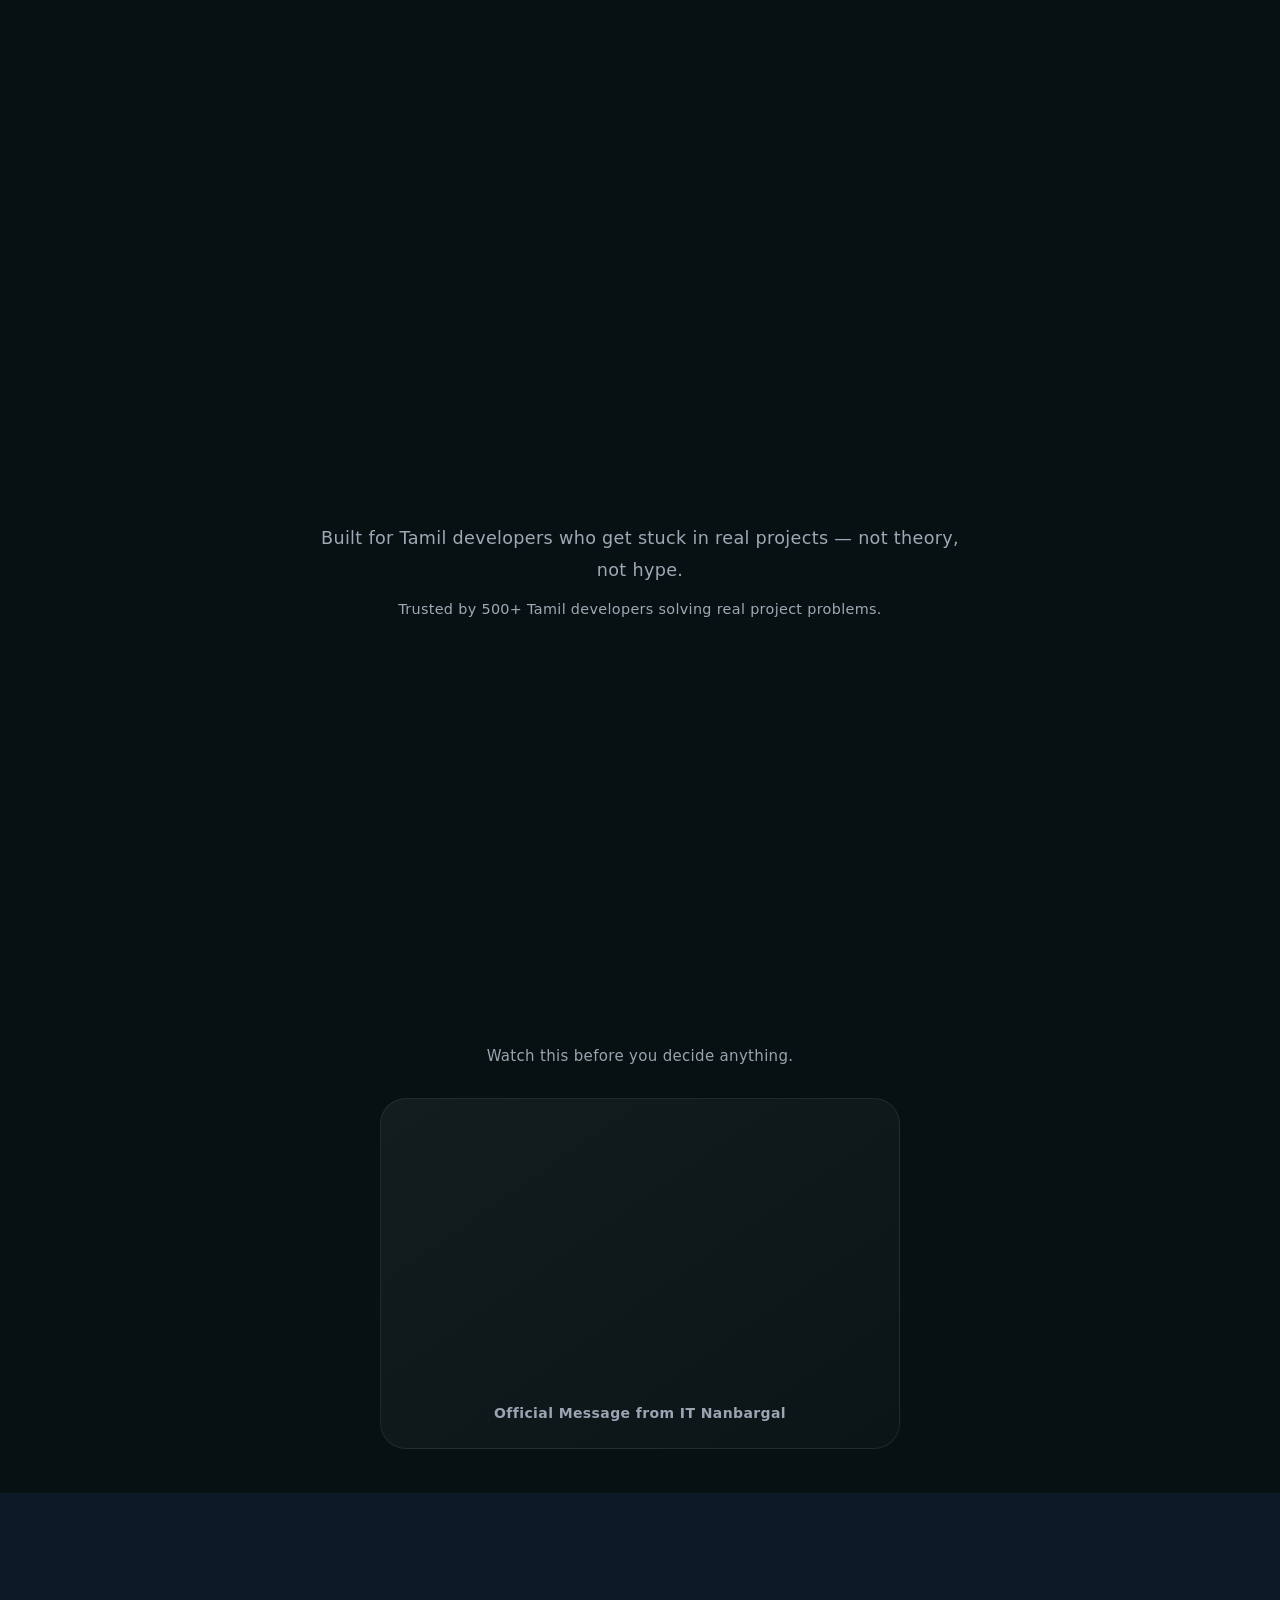
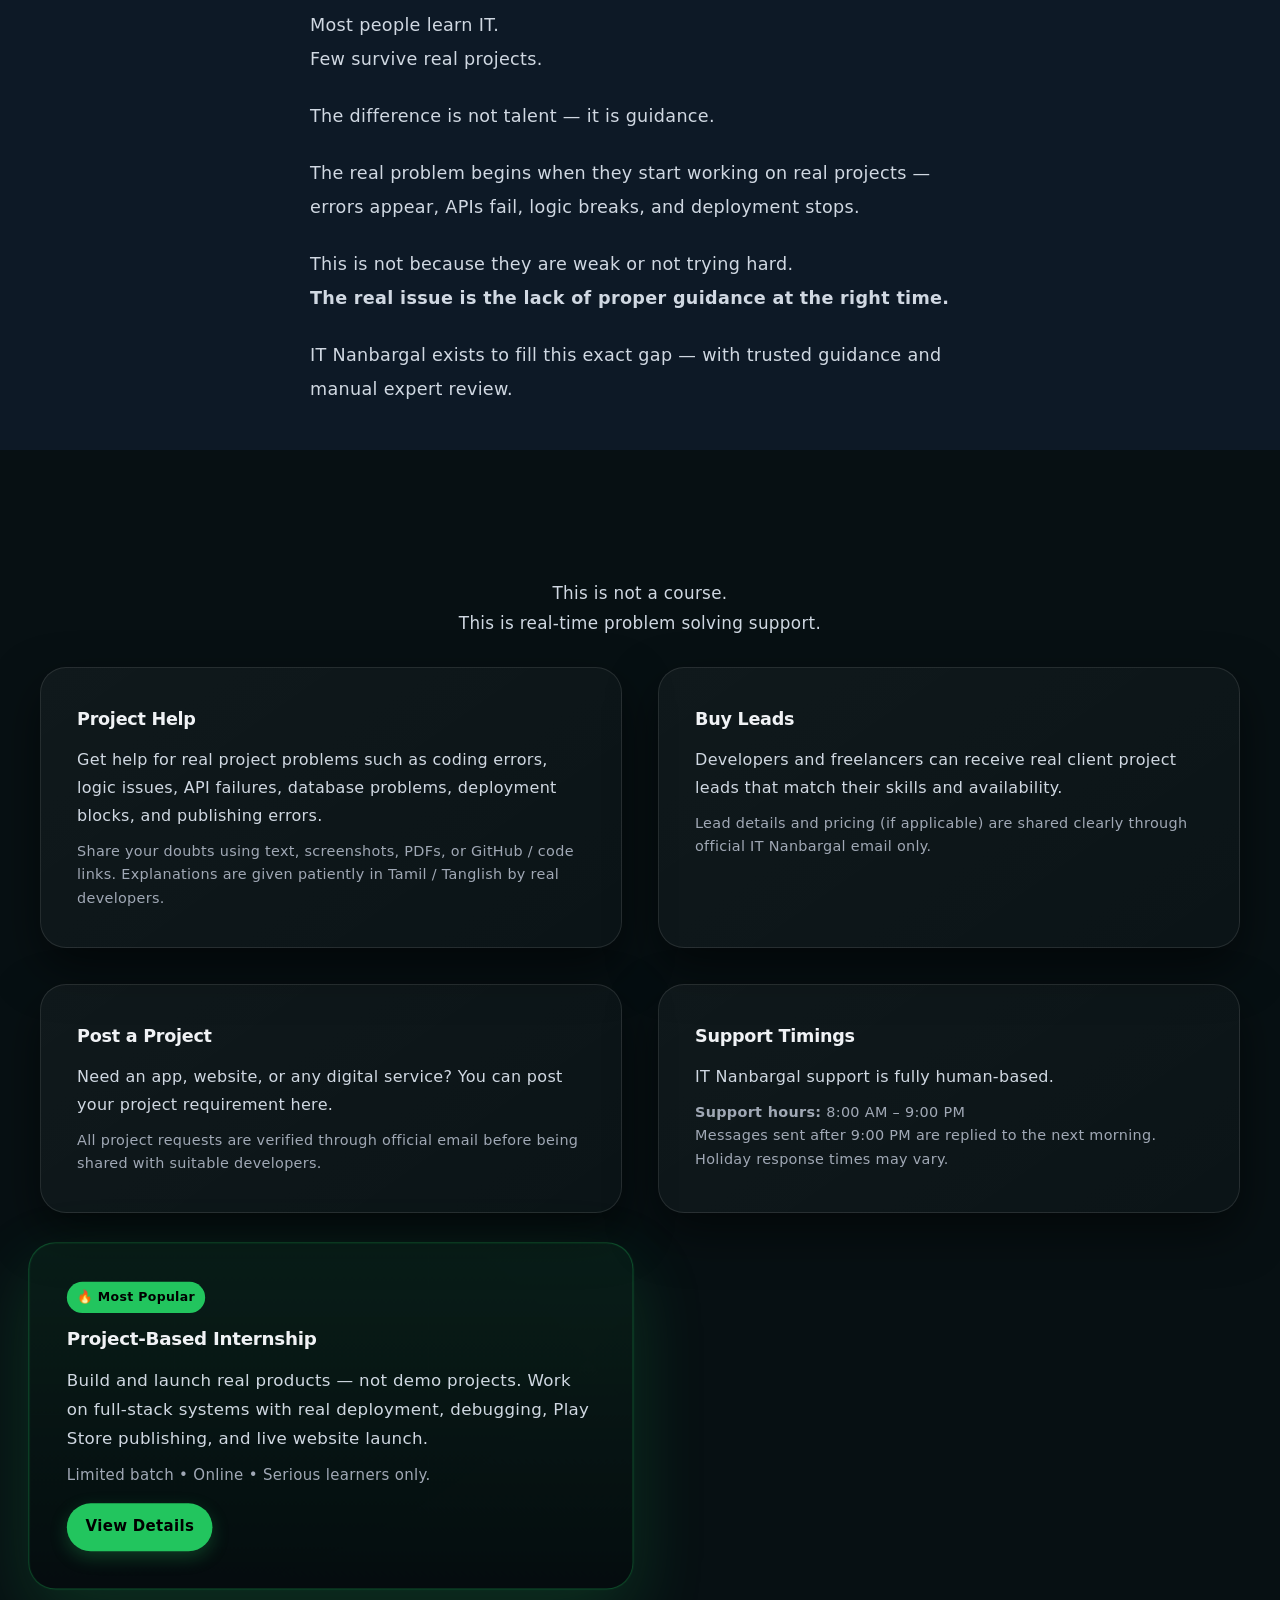
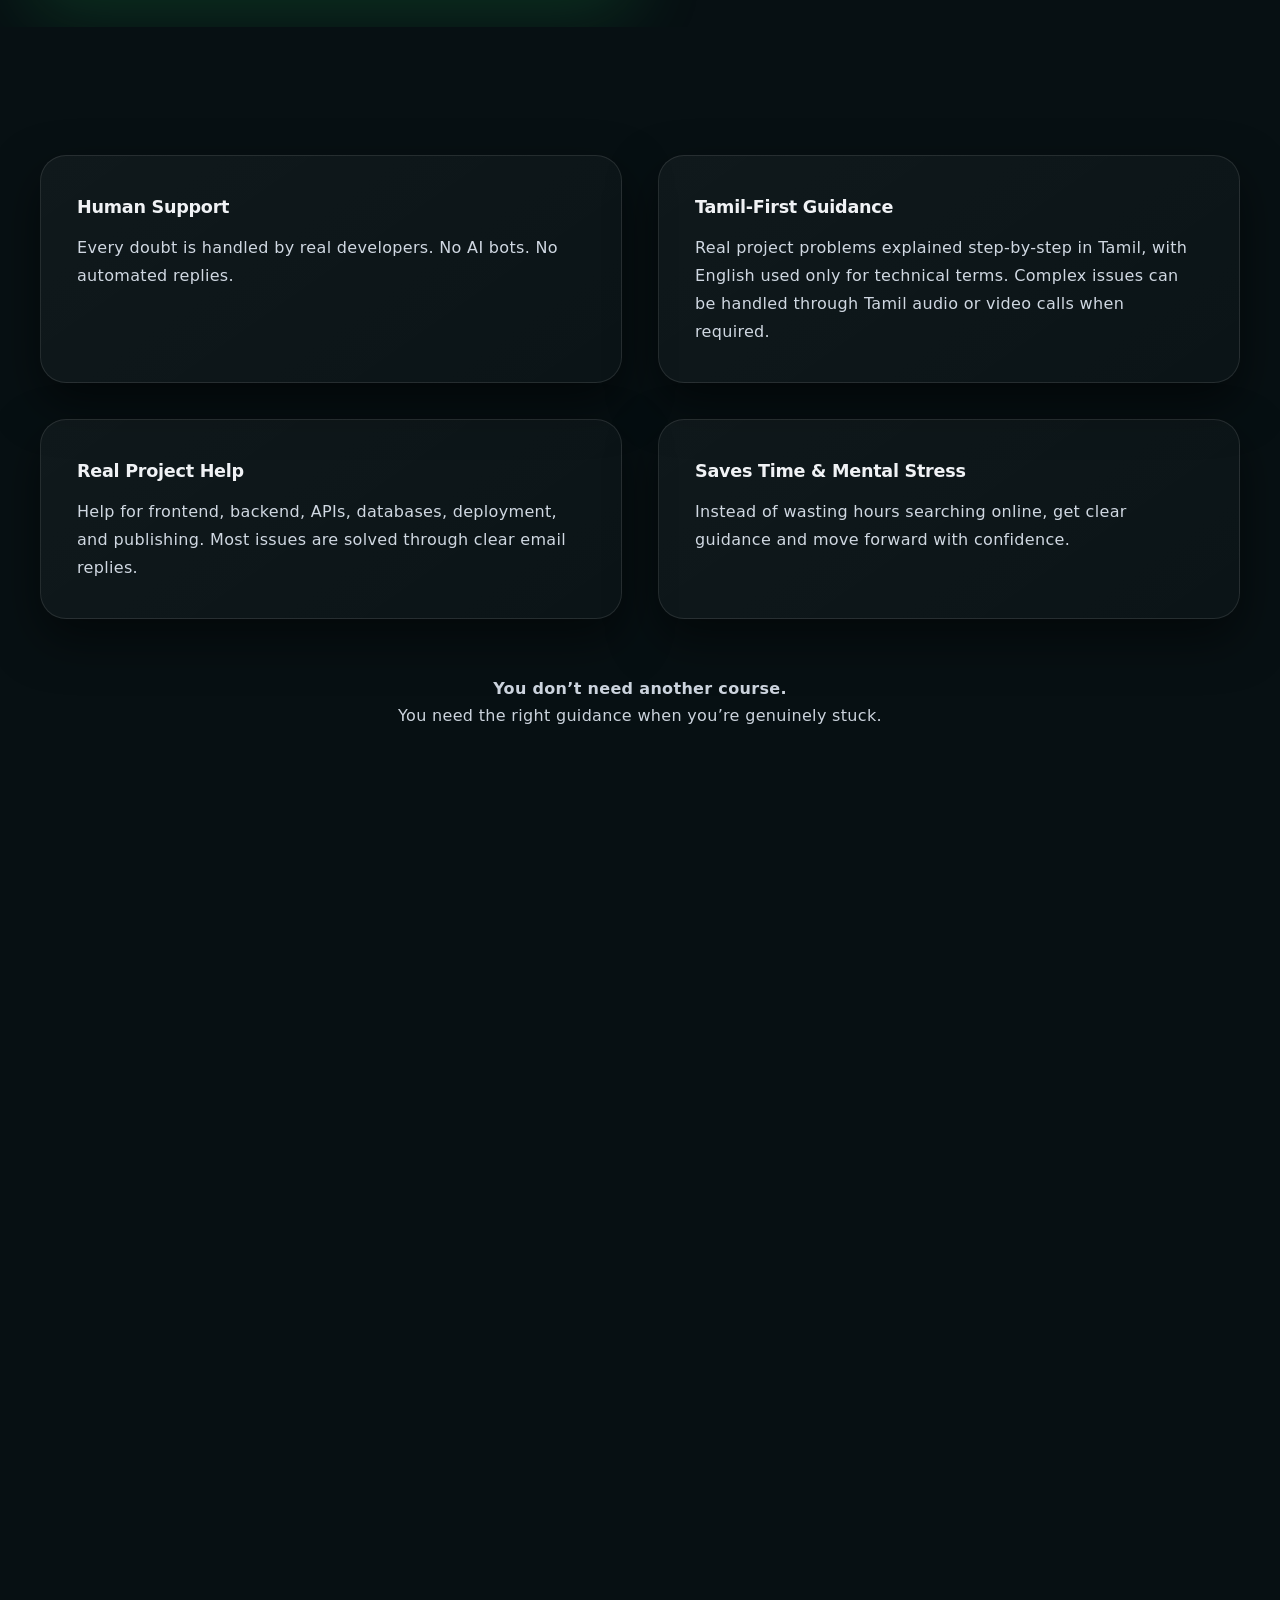
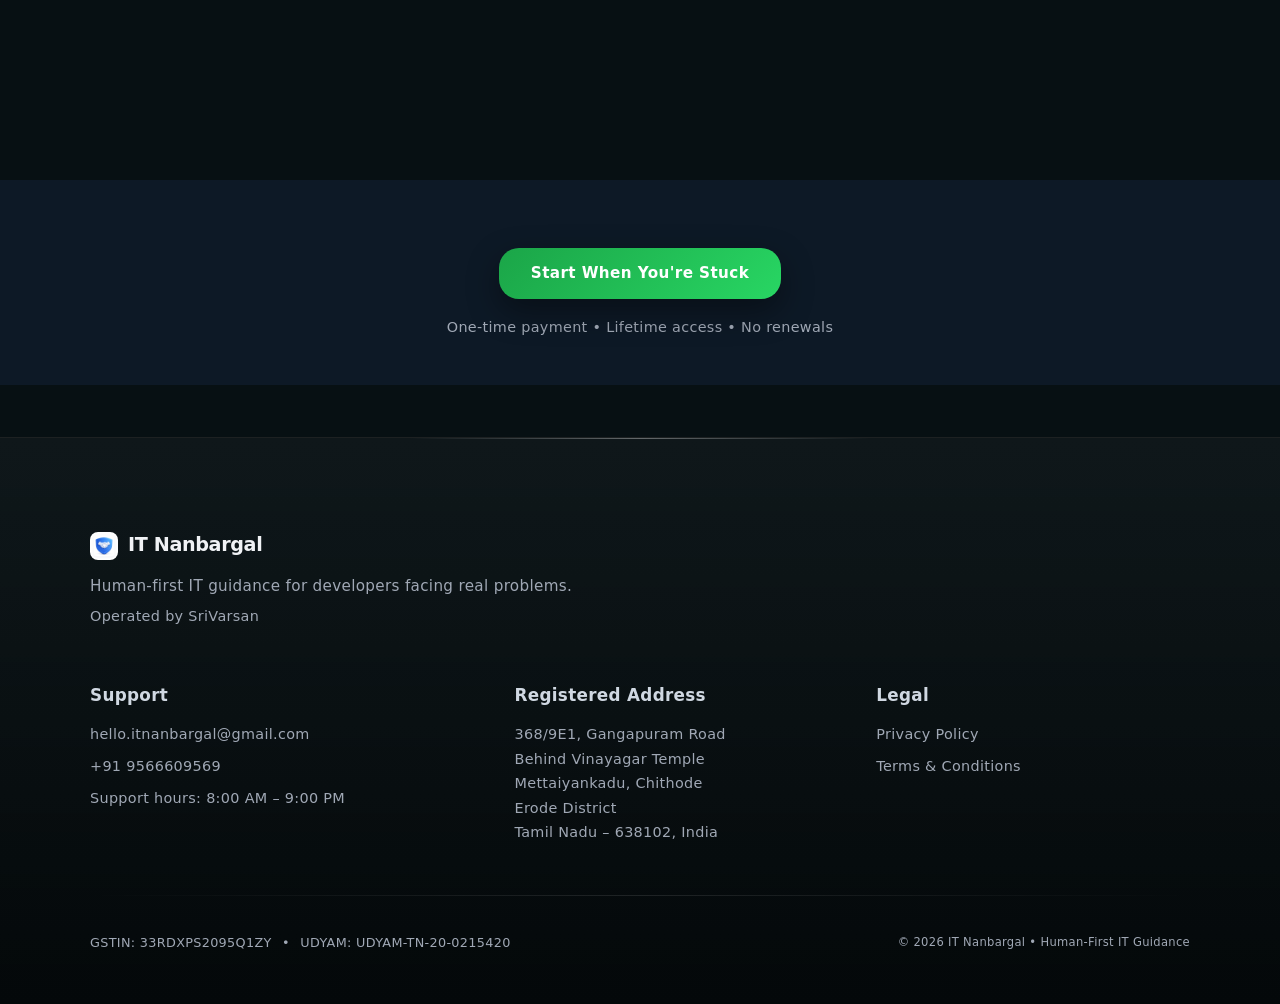
<file: index.html>
<!doctype html>
<html lang="en">
  <head>
    <meta charset="UTF-8" />
    <meta name="viewport" content="width=device-width, initial-scale=1.0" />

    <title>IT Nanbargal — Real IT Guidance in Tamil</title>

    <!-- SEO -->
    <meta
      name="description"
      content="IT Nanbargal provides real project IT guidance in Tamil. Manually reviewed developer support for coding, APIs, databases, deployment and publishing issues. ₹99 lifetime access."
    />

    <meta name="theme-color" content="#0B1015" />
    <meta name="author" content="SriVarsan" />
    <link rel="canonical" href="https://itnanbargal.com" />

    <!-- Styles -->
    <link rel="stylesheet" href="css/base.css" />
    <link rel="stylesheet" href="css/layout.css" />
    <link rel="stylesheet" href="css/components.css" />
    <link rel="stylesheet" href="css/animations.css" />
    <link rel="stylesheet" href="css/responsive.css" />
  </head>

  <body>
    <!-- SCROLL PROGRESS -->
    <div id="scroll-progress" aria-hidden="true"></div>

    <!-- ================= HERO ================= -->

    <section class="section hero" data-section="hero">
      <div class="container hero-inner">
        <h1 class="reveal-text">
          Real IT Guidance.<br />
          <span>Manually Reviewed by Experts.</span>
        </h1>

        <p class="hero-sub">
          Built for Tamil developers who get stuck in real projects — not
          theory, not hype.
        </p>

        <p class="muted" style="margin-top: 10px">
          Trusted by 500+ Tamil developers solving real project problems.
        </p>
      </div>
    </section>

    <div class="scroll-hint" id="scrollHint" aria-hidden="true">
      <span class="scroll-text">Swipe down</span>
      <span class="scroll-line"></span>
    </div>

    <section class="section ai-message">
      <div class="test-container">
        <!-- TITLE -->
        <h2 class="reveal-text ai-title">
          AI is powerful.<br />
          But real skills still decide who gets hired.
        </h2>
        <p class="ai-sub" style="margin-bottom: 28px">
          Watch this before you decide anything.
        </p>

        <!-- CARD -->
        <div class="test-grid">
          <div class="test-card ai-card">
            <div class="test-video">
              <iframe
                src="https://www.youtube-nocookie.com/embed/H3nvqPxkPgI"
                title="Official IT Nanbargal Message"
                allow="
                  accelerometer;
                  autoplay;
                  clipboard-write;
                  encrypted-media;
                  gyroscope;
                  picture-in-picture;
                "
                allowfullscreen
              >
              </iframe>
            </div>

            <p class="test-name ai-proof">Official Message from IT Nanbargal</p>
          </div>
        </div>
      </div>
    </section>
    <!-- ================= WHY ================= -->

    <section class="section why" data-section="why">
      <div class="container lock-zone">
        <h2 class="reveal-text">Why IT Nanbargal Exists</h2>

        <p class="why-text">
          Most people learn IT.<br />
          Few survive real projects.
        </p>
        <p class="why-text">The difference is not talent — it is guidance.</p>
        <p class="why-text">
          The real problem begins when they start working on real projects —
          errors appear, APIs fail, logic breaks, and deployment stops.
        </p>

        <p class="why-text">
          This is not because they are weak or not trying hard.<br />
          <strong
            >The real issue is the lack of proper guidance at the right
            time.</strong
          >
        </p>

        <p class="why-text highlight">
          IT Nanbargal exists to fill this exact gap — with trusted guidance and
          manual expert review.
        </p>
      </div>
    </section>

    <!-- ================= CAPABILITIES ================= -->

    <section class="section capabilities" data-section="capabilities">
      <div class="container">
        <h2 class="section-title reveal-text">
          Real problems IT Nanbargal helps you solve
        </h2>
        <p class="center" style="margin-bottom: 28px">
          This is not a course.<br />
          This is real-time problem solving support.
        </p>

        <div class="card-grid">
          <!-- Project Help -->
          <article class="card depth-card magnetic">
            <div class="layer-back"></div>

            <div class="layer-mid">
              <h3>Project Help</h3>

              <p>
                Get help for real project problems such as coding errors, logic
                issues, API failures, database problems, deployment blocks, and
                publishing errors.
              </p>

              <p class="muted">
                Share your doubts using text, screenshots, PDFs, or GitHub /
                code links. Explanations are given patiently in Tamil / Tanglish
                by real developers.
              </p>
            </div>

            <div class="layer-front"></div>
          </article>

          <!-- Buy Leads -->
          <article class="card depth-card magnetic">
            <div class="layer-back"></div>

            <div class="layer-mid">
              <h3>Buy Leads</h3>

              <p>
                Developers and freelancers can receive real client project leads
                that match their skills and availability.
              </p>

              <p class="muted">
                Lead details and pricing (if applicable) are shared clearly
                through official IT Nanbargal email only.
              </p>
            </div>

            <div class="layer-front"></div>
          </article>

          <!-- Post Project -->
          <article class="card depth-card magnetic">
            <div class="layer-back"></div>

            <div class="layer-mid">
              <h3>Post a Project</h3>

              <p>
                Need an app, website, or any digital service? You can post your
                project requirement here.
              </p>

              <p class="muted">
                All project requests are verified through official email before
                being shared with suitable developers.
              </p>
            </div>

            <div class="layer-front"></div>
          </article>

          <!-- Support Timings -->
          <article class="card depth-card magnetic">
            <div class="layer-back"></div>

            <div class="layer-mid">
              <h3>Support Timings</h3>

              <p>IT Nanbargal support is fully human-based.</p>

              <p class="muted">
                <strong>Support hours:</strong> 8:00 AM – 9:00 PM<br />
                Messages sent after 9:00 PM are replied to the next morning.
                Holiday response times may vary.
              </p>
            </div>

            <div class="layer-front"></div>
          </article>

          <!-- ✅ NEW INTERNSHIP CARD -->
          <article class="card depth-card magnetic internship-card">
            <div class="layer-back"></div>

            <div class="layer-mid">
              <span class="badge">🔥 Most Popular</span>

              <h3>Project-Based Internship</h3>

              <p>
                Build and launch real products — not demo projects. Work on
                full-stack systems with real deployment, debugging, Play Store
                publishing, and live website launch.
              </p>

              <p class="muted">
                Limited batch • Online • Serious learners only.
              </p>

              <a href="internship.html" class="card-btn">View Details</a>
            </div>

            <div class="layer-front"></div>
          </article>
        </div>
      </div>
    </section>

    <!-- ================= VALUE ================= -->

    <section class="section features" data-section="features">
      <div class="container">
        <h2 class="section-title reveal-text">Why This Is Worth Paying For</h2>

        <div class="card-grid">
          <article class="card depth-card magnetic">
            <div class="layer-back"></div>

            <div class="layer-mid">
              <h3>Human Support</h3>

              <p>
                Every doubt is handled by real developers. No AI bots. No
                automated replies.
              </p>
            </div>

            <div class="layer-front"></div>
          </article>

          <article class="card depth-card magnetic">
            <div class="layer-back"></div>

            <div class="layer-mid">
              <h3>Tamil-First Guidance</h3>

              <p>
                Real project problems explained step-by-step in Tamil, with
                English used only for technical terms. Complex issues can be
                handled through Tamil audio or video calls when required.
              </p>
            </div>

            <div class="layer-front"></div>
          </article>

          <article class="card depth-card magnetic">
            <div class="layer-back"></div>

            <div class="layer-mid">
              <h3>Real Project Help</h3>

              <p>
                Help for frontend, backend, APIs, databases, deployment, and
                publishing. Most issues are solved through clear email replies.
              </p>
            </div>

            <div class="layer-front"></div>
          </article>

          <article class="card depth-card magnetic">
            <div class="layer-back"></div>

            <div class="layer-mid">
              <h3>Saves Time & Mental Stress</h3>

              <p>
                Instead of wasting hours searching online, get clear guidance
                and move forward with confidence.
              </p>
            </div>

            <div class="layer-front"></div>
          </article>
        </div>

        <p class="features-note">
          <strong>You don’t need another course.</strong><br />
          You need the right guidance when you’re genuinely stuck.
        </p>
      </div>
    </section>

    <!-- ================= TRUST ================= -->

    <section class="section trust" data-section="trust">
      <div class="container trust-box">
        <h2 class="reveal-text">Why People Trust IT Nanbargal</h2>

        <ul class="trust-list">
          <li>
            <strong>Defined and accountable support process.</strong><br />
            Every request follows a structured flow — official email initiation,
            careful issue review, and guided resolution.
          </li>

          <li>
            <strong>Individual attention to every issue.</strong><br />
            Each doubt is read, understood, and addressed based on the actual
            problem.
          </li>

          <li>
            <strong>Zero pressure decision-making.</strong><br />
            No forced upgrades, no artificial urgency, and no emotionally driven
            sales tactics.
          </li>

          <li>
            <strong>Strict respect for privacy and ownership.</strong><br />
            Shared files, screenshots, and code always remain the user’s
            property.
          </li>

          <li>
            <strong>Built for reliability, not short-term profit.</strong><br />
            Designed as a stable long-term support platform.
          </li>
        </ul>
      </div>
    </section>

    <!-- ================= PRICE ================= -->

    <section class="section price" data-section="price">
      <div class="container price-box">
        <p class="old-price">₹899</p>

        <p class="new-price">₹99 <span>/ lifetime</span></p>

        <p class="price-note">
          You may not need this every day.<br />
          But the day you're stuck — this saves hours.
        </p>

        <p class="muted">Less than one Swiggy order.</p>
      </div>
    </section>

    <!-- ================= CTA ================= -->

    <section class="section cta" data-section="cta">
      <div class="container">
        <button
          id="install-btn"
          class="cta-btn"
          aria-label="Install IT Nanbargal from Play Store"
        >
          Start When You're Stuck
        </button>

        <p class="cta-sub">One-time payment • Lifetime access • No renewals</p>
      </div>
    </section>

    <!-- ================= FOOTER ================= -->
    <!-- ================= FOOTER ================= -->
    <footer class="footer">
      <div class="container footer-inner">
        <!-- BRAND -->
        <div class="footer-brand-area">
          <div class="footer-brand-row">
            <img src="logo.png" alt="IT Nanbargal" class="footer-logo" />
            <span class="footer-brand">IT Nanbargal</span>
          </div>

          <p class="footer-tagline">
            Human-first IT guidance for developers facing real problems.
          </p>

          <p class="footer-founder">Operated by SriVarsan</p>
        </div>

        <!-- GRID -->
        <div class="footer-grid">
          <!-- SUPPORT -->
          <div class="footer-col">
            <p class="footer-heading">Support</p>

            <p class="footer-link">hello.itnanbargal@gmail.com</p>

            <p class="footer-link">+91 9566609569</p>

            <p class="footer-support muted">Support hours: 8:00 AM – 9:00 PM</p>
          </div>

          <!-- ADDRESS -->
          <div class="footer-col">
            <p class="footer-heading">Registered Address</p>

            <p class="footer-address">
              368/9E1, Gangapuram Road<br />
              Behind Vinayagar Temple<br />
              Mettaiyankadu, Chithode<br />
              Erode District<br />
              Tamil Nadu – 638102, India
            </p>
          </div>

          <!-- LEGAL -->
          <div class="footer-col">
            <p class="footer-heading">Legal</p>

            <a href="privacy-policy.html">Privacy Policy</a>
            <a href="terms-and-conditions.html">Terms & Conditions</a>
          </div>
        </div>

        <!-- DIVIDER -->
        <div class="footer-divider"></div>

        <!-- BOTTOM -->
        <div class="footer-bottom">
          <p class="footer-business">
            GSTIN: 33RDXPS2095Q1ZY
            <span class="footer-dot">•</span>
            UDYAM: UDYAM-TN-20-0215420
          </p>

          <p class="footer-note">
            © 2026 IT Nanbargal • Human-First IT Guidance
          </p>
        </div>
      </div>
    </footer>

    <!-- Scripts -->
    <script type="module" src="js/main.js"></script>
  </body>
</html>
</file>
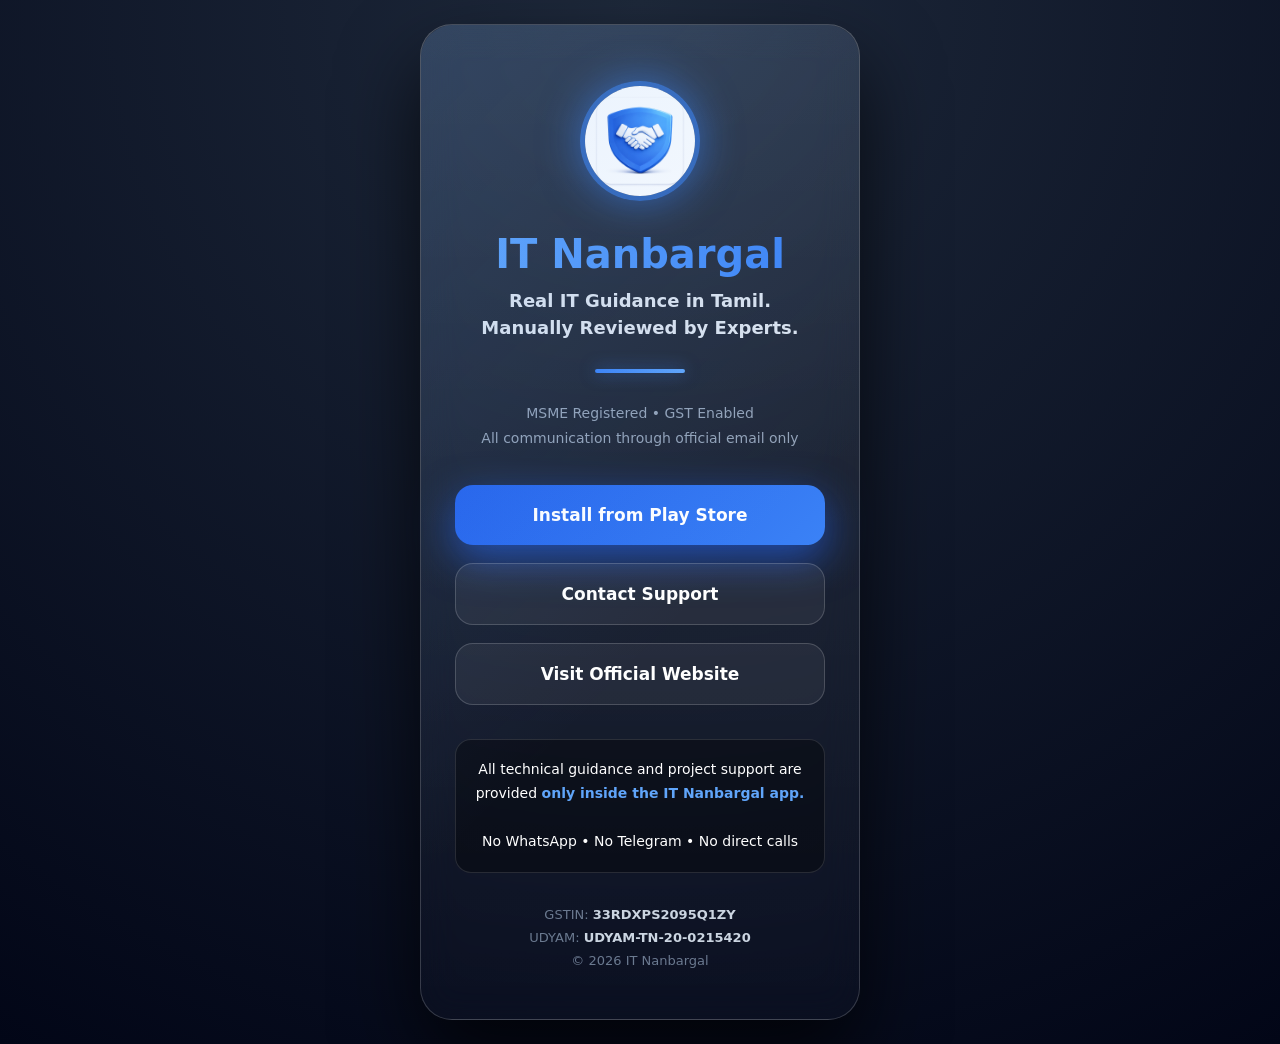
<file: card/index.html>
<!doctype html>
<html lang="en">
  <head>
    <meta charset="UTF-8" />
    <meta name="viewport" content="width=device-width, initial-scale=1.0" />

    <title>IT Nanbargal – Digital Visiting Card</title>

    <meta
      name="description"
      content="IT Nanbargal – Real IT Guidance in Tamil. Real humans. Real project support."
    />

    <style>
      /* ===============================
   COLOR SYSTEM
================================*/

      :root {
        --primary: #3b82f6;
        --primary-light: #60a5fa;
        --primary-dark: #2563eb;

        --text: #ffffff;
        --text-muted: #dbe3ee;
        --text-soft: #94a3b8;

        --glass: rgba(255, 255, 255, 0.06);
        --glass-strong: rgba(255, 255, 255, 0.12);

        --border: rgba(255, 255, 255, 0.18);
      }

      /* ===============================
   RESET
================================*/

      * {
        box-sizing: border-box;
        margin: 0;
        padding: 0;
      }

      body {
        font-family:
          system-ui,
          -apple-system,
          BlinkMacSystemFont,
          'Segoe UI',
          sans-serif;

        background: radial-gradient(circle at top, #1e293b, #020617);

        color: var(--text);

        min-height: 100dvh;

        display: flex;
        align-items: center;
        justify-content: center;

        padding: 24px;
      }

      /* ===============================
   CARD
================================*/

      .card {
        width: 100%;
        max-width: 440px;

        padding: 56px 34px 46px;

        border-radius: 32px;

        background: linear-gradient(
          180deg,
          rgba(255, 255, 255, 0.08),
          rgba(255, 255, 255, 0.02)
        );

        border: 1px solid var(--border);

        backdrop-filter: blur(18px);

        box-shadow: 0 40px 80px rgba(0, 0, 0, 0.7);

        text-align: center;

        position: relative;
      }

      /* subtle glow border */

      .card::before {
        content: '';

        position: absolute;
        inset: 0;

        border-radius: 32px;

        background: linear-gradient(
          135deg,
          rgba(96, 165, 250, 0.45),
          transparent 60%
        );

        opacity: 0.35;

        pointer-events: none;
      }

      /* ===============================
   LOGO
================================*/

      .logo {
        width: 120px;
        height: 120px;

        margin: 0 auto 30px;

        border-radius: 50%;

        overflow: hidden;

        border: 5px solid rgba(59, 130, 246, 0.6);

        box-shadow: 0 0 40px rgba(59, 130, 246, 0.6);

        background: rgba(59, 130, 246, 0.15);
      }

      .logo img {
        width: 100%;
        height: 100%;
        object-fit: contain;
      }

      /* ===============================
   BRAND
================================*/

      h1 {
        font-size: 40px;
        font-weight: 900;

        margin-bottom: 10px;

        background: linear-gradient(
          90deg,
          var(--primary-light),
          var(--primary)
        );

        -webkit-background-clip: text;
        -webkit-text-fill-color: transparent;
      }

      .tagline {
        font-size: 18px;
        font-weight: 600;

        color: var(--text-muted);

        line-height: 1.5;

        margin-bottom: 28px;
      }

      /* divider */

      .divider {
        width: 90px;
        height: 4px;

        margin: 0 auto 28px;

        border-radius: 4px;

        background: linear-gradient(
          90deg,
          var(--primary),
          var(--primary-light)
        );

        box-shadow: 0 0 16px rgba(59, 130, 246, 0.6);
      }

      /* ===============================
   TRUST TEXT
================================*/

      .trust {
        font-size: 14px;
        color: var(--text-soft);

        line-height: 1.8;

        margin-bottom: 34px;
      }

      /* ===============================
   BUTTON AREA
================================*/

      .actions {
        display: flex;
        flex-direction: column;

        gap: 18px;

        margin-bottom: 34px;
      }

      .btn {
        display: flex;
        align-items: center;
        justify-content: center;

        gap: 14px;

        padding: 20px 26px;

        border-radius: 18px;

        font-size: 17px;
        font-weight: 700;

        text-decoration: none;

        background: var(--glass);

        border: 1px solid var(--border);

        color: var(--text);

        transition: 0.35s;
      }

      .btn:hover {
        transform: translateY(-4px);

        background: var(--glass-strong);

        box-shadow: 0 16px 36px rgba(0, 0, 0, 0.6);
      }

      .btn.primary {
        background: linear-gradient(
          135deg,
          var(--primary-dark),
          var(--primary)
        );

        border: none;

        box-shadow: 0 14px 40px rgba(37, 99, 235, 0.65);
      }

      .btn svg {
        width: 26px;
        height: 26px;
      }

      /* ===============================
   POLICY NOTE
================================*/

      .note {
        font-size: 14px;
        line-height: 1.7;

        padding: 18px;

        margin-bottom: 30px;

        background: rgba(0, 0, 0, 0.35);

        border-radius: 16px;

        border: 1px solid rgba(255, 255, 255, 0.12);
      }

      .note strong {
        color: #60a5fa;
      }

      /* ===============================
   FOOTER
================================*/

      .footer {
        font-size: 13px;

        color: #6b7a90;

        line-height: 1.8;
      }

      .footer strong {
        color: #cbd5e1;
      }
    </style>
  </head>

  <body>
    <div class="card">
      <div class="logo">
        <img src="logo.png" alt="IT Nanbargal Logo" />
      </div>

      <h1>IT Nanbargal</h1>

      <div class="tagline">
        Real IT Guidance in Tamil.<br />
        Manually Reviewed by Experts.
      </div>

      <div class="divider"></div>

      <div class="trust">
        MSME Registered • GST Enabled<br />
        All communication through official email only
      </div>

      <div class="actions">
        <a
          class="btn primary"
          href="https://play.google.com/store/apps/details?id=YOUR_APP_ID"
          target="_blank"
        >
          Install from Play Store
        </a>

        <a class="btn" href="mailto:hello.itnanbargal@gmail.com">
          Contact Support
        </a>

        <a
          class="btn"
          href="https://srivarsangit01.github.io/it-nanbargal-website/"
          target="_blank"
        >
          Visit Official Website
        </a>
      </div>

      <div class="note">
        All technical guidance and project support are provided
        <strong>only inside the IT Nanbargal app.</strong><br /><br />

        No WhatsApp • No Telegram • No direct calls
      </div>

      <div class="footer">
        GSTIN: <strong>33RDXPS2095Q1ZY</strong><br />
        UDYAM: <strong>UDYAM-TN-20-0215420</strong><br />

        © 2026 IT Nanbargal
      </div>
    </div>
  </body>
</html>
</file>
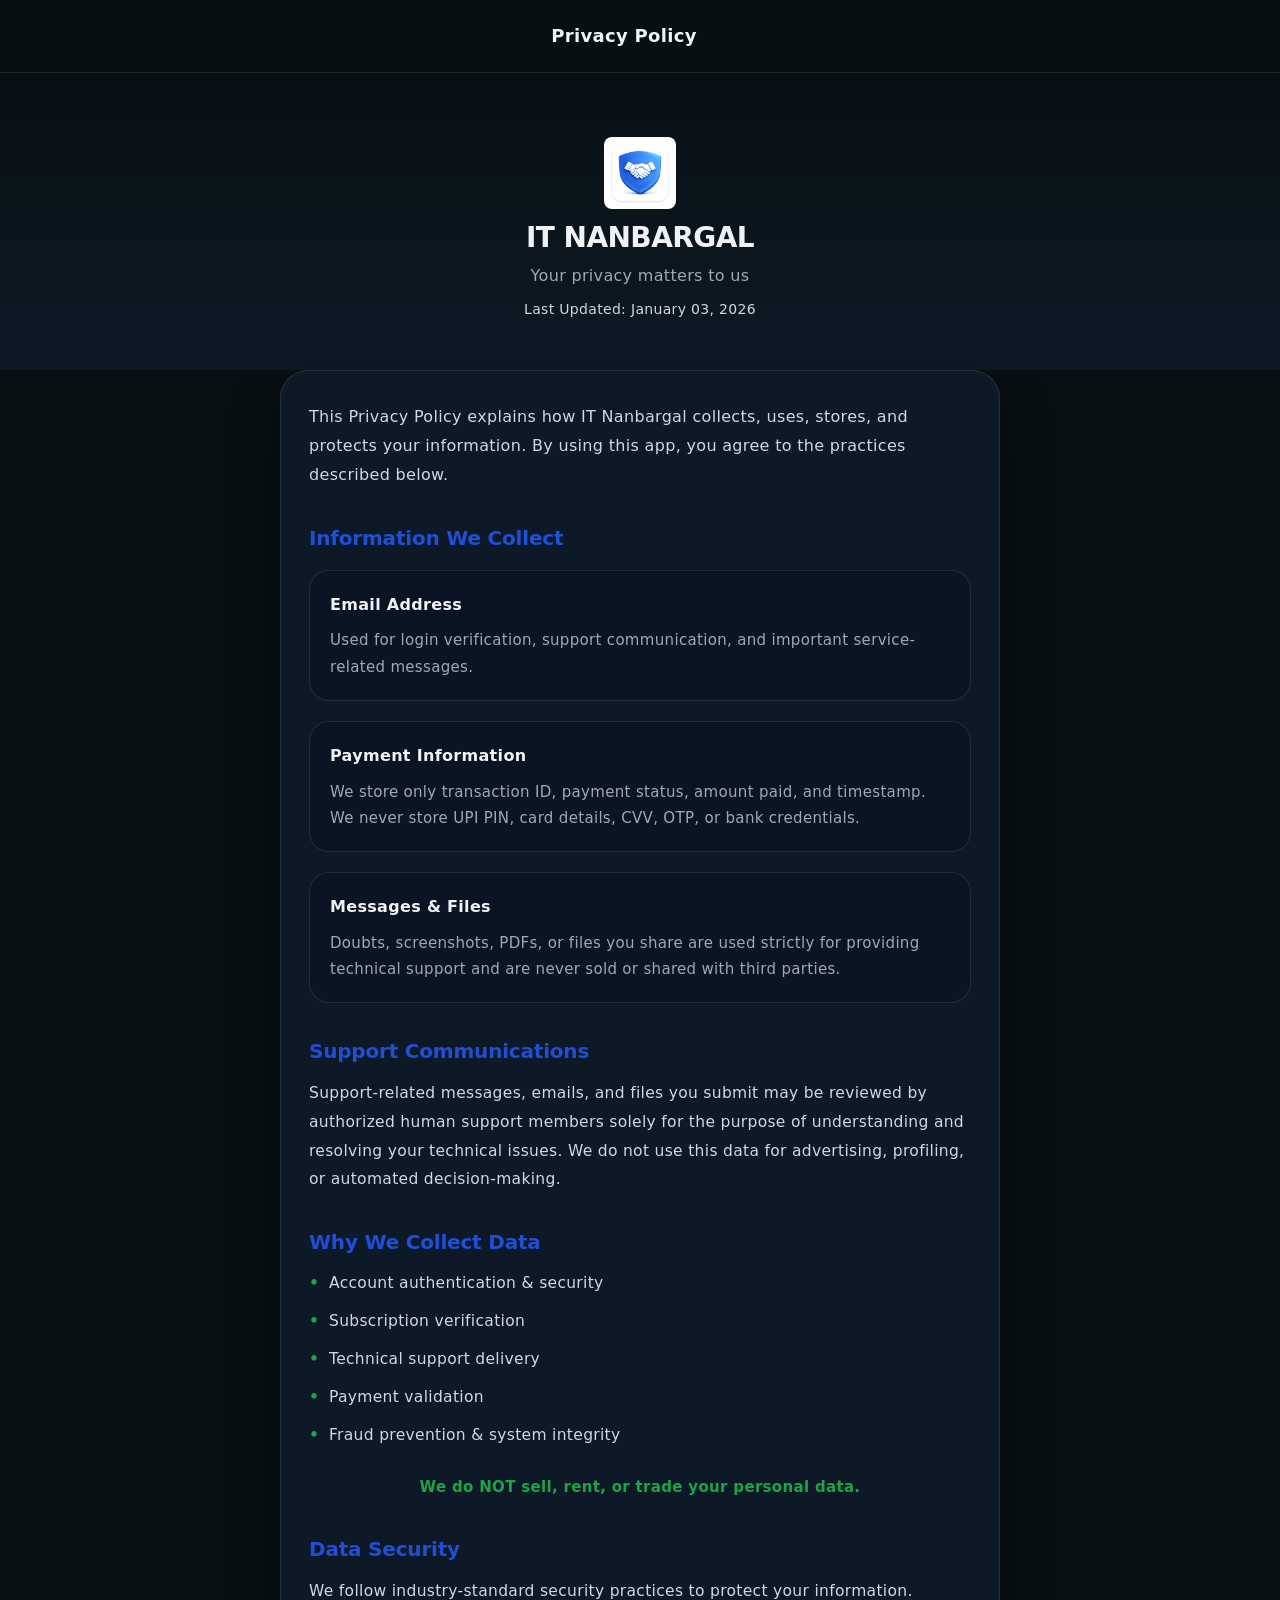
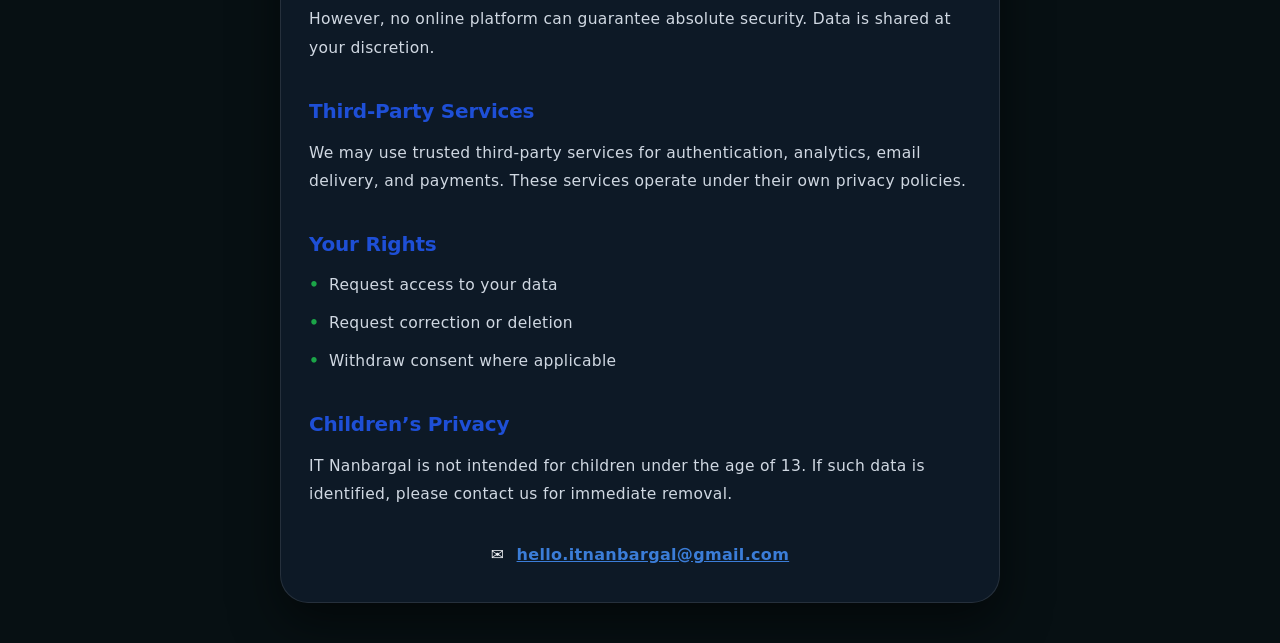
<file: privacy-policy.html>
<!DOCTYPE html>
<html lang="en">
  <head>
    <meta charset="UTF-8" />
    <meta name="viewport" content="width=device-width, initial-scale=1.0" />
    <title>Privacy Policy — IT Nanbargal</title>
    <meta
      name="description"
      content="Privacy Policy of IT Nanbargal. Learn how we collect, use, and protect your data with human-first IT support."
    />
    <meta name="theme-color" content="#071013" />

    <!-- Use the same shared styles as the main site for consistency -->
    <link rel="stylesheet" href="css/base.css" />
    <link rel="stylesheet" href="css/layout.css" />
    <link rel="stylesheet" href="css/components.css" />
    <link rel="stylesheet" href="css/animations.css" />
    <link rel="stylesheet" href="css/responsive.css" />

    <!-- Page-specific overrides (extraordinary, premium feel) -->
    <style>
      /* ================= PAGE STRUCTURE ================= */
      .pp-page {
        min-height: 100vh;
        display: flex;
        flex-direction: column;
      }
      .pp-header {
        position: sticky;
        top: 0;
        z-index: 10;
        display: flex;
        align-items: center;
        padding: 16px 20px;
        background-color: rgba(7, 16, 19, 0.85);
        backdrop-filter: blur(12px);
        border-bottom: 1px solid var(--border-soft);
      }
      .back-btn {
        font-size: 24px;
        color: var(--text-main);
        text-decoration: none;
        padding: 4px;
      }
      .header-title {
        flex: 1;
        text-align: center;
        font-size: 18px;
        font-weight: 800;
        color: var(--text-main);
        margin-left: -32px; /* balance with back button */
      }
      .header-spacer {
        width: 32px;
      }

      /* ================= HERO ================= */
      .pp-hero {
        text-align: center;
        padding: 48px 24px 36px;
        background: linear-gradient(to bottom, var(--bg-main), var(--bg-soft));
      }
      .shield {
        font-size: 64px;
        margin-bottom: 12px;
      }
      .app-title {
        font-size: 28px;
        font-weight: 900;
        color: var(--text-main);
        letter-spacing: -0.02em;
        margin-bottom: 8px;
      }
      .subtitle {
        font-size: 16px;
        color: var(--text-muted);
        margin-bottom: 6px;
      }
      .updated {
        font-size: 14px;
        color: var(--text-soft);
      }

      /* ================= CONTENT ================= */
      .pp-content {
        flex: 1;
        padding: 0 20px 40px;
      }
      .pp-card {
        background: var(--bg-soft);
        border-radius: 28px;
        padding: 32px 28px;
        box-shadow: var(--shadow-card);
        border: 1px solid var(--border-soft);
      }
      .intro-text {
        font-size: 16px;
        line-height: 1.8;
        color: var(--text-soft);
        margin-bottom: 32px;
      }
      .heading {
        font-size: 20px;
        font-weight: 800;
        color: var(--accent-primary);
        margin: 36px 0 16px;
        letter-spacing: -0.01em;
      }
      .paragraph {
        font-size: 15.5px;
        line-height: 1.85;
        color: var(--text-soft);
        margin-bottom: 16px;
      }
      .block {
        background: rgba(11, 18, 32, 0.6);
        border: 1px solid var(--border-soft);
        border-radius: 20px;
        padding: 20px;
        margin: 20px 0;
      }
      .block-title {
        font-size: 16px;
        font-weight: 800;
        color: var(--text-main);
        margin-bottom: 8px;
      }
      .block-text {
        font-size: 15px;
        line-height: 1.75;
        color: var(--text-muted);
      }
      .list {
        padding-left: 20px;
        margin: 16px 0;
      }
      .list li {
        font-size: 15.5px;
        color: var(--text-soft);
        line-height: 1.8;
        margin-bottom: 10px;
        position: relative;
      }
      .list li::before {
        content: '•';
        position: absolute;
        left: -20px;
        color: var(--accent-success);
        font-weight: bold;
      }
      .note {
        font-size: 15px;
        color: var(--accent-success);
        font-weight: 700;
        margin: 24px 0;
        text-align: center;
      }
      .logo-wrap {
        width: 72px;
        height: 72px;
        margin: 0 auto 14px;
        display: flex;
        align-items: center;
        justify-content: center;
      }

      .logo-wrap img.logo {
        width: 100%;
        height: 100%;
        object-fit: contain;
      }

      /* ================= CONTACT ================= */
      .contact-box {
        display: flex;
        align-items: center;
        justify-content: center;
        gap: 12px;
        margin-top: 32px;
        font-size: 16px;
      }
      .email {
        color: var(--accent-soft);
        text-decoration: underline;
        font-weight: 600;
      }

      /* ================= RESPONSIVE ================= */
      @media (min-width: 768px) {
        .pp-card {
          max-width: 720px;
          margin: 0 auto;
        }
        .pp-header {
          padding: 20px 32px;
        }
        .pp-hero {
          padding: 64px 32px 48px;
        }
      }
    </style>
  </head>
  <body>
    <div class="pp-page">
      <!-- ================= HEADER ================= -->
      <header class="pp-header">
        <div class="header-spacer"></div>
        <div class="header-title">Privacy Policy</div>
        <div class="header-spacer"></div>
      </header>

      <!-- ================= HERO ================= -->
      <section class="pp-hero">
        <div class="logo-wrap">
          <img src="logo.png" alt="IT Nanbargal Logo" class="logo" />
        </div>

        <h1 class="app-title">IT NANBARGAL</h1>
        <p class="subtitle">Your privacy matters to us</p>
        <p class="updated">Last Updated: January 03, 2026</p>
      </section>

      <!-- ================= CONTENT ================= -->
      <main class="pp-content">
        <article class="pp-card">
          <p class="intro-text">
            This Privacy Policy explains how IT Nanbargal collects, uses,
            stores, and protects your information. By using this app, you agree
            to the practices described below.
          </p>

          <h2 class="heading">Information We Collect</h2>

          <div class="block">
            <div class="block-title">Email Address</div>
            <div class="block-text">
              Used for login verification, support communication, and important
              service-related messages.
            </div>
          </div>

          <div class="block">
            <div class="block-title">Payment Information</div>
            <div class="block-text">
              We store only transaction ID, payment status, amount paid, and
              timestamp. We never store UPI PIN, card details, CVV, OTP, or bank
              credentials.
            </div>
          </div>

          <div class="block">
            <div class="block-title">Messages & Files</div>
            <div class="block-text">
              Doubts, screenshots, PDFs, or files you share are used strictly
              for providing technical support and are never sold or shared with
              third parties.
            </div>
          </div>

          <h2 class="heading">Support Communications</h2>
          <p class="paragraph">
            Support-related messages, emails, and files you submit may be
            reviewed by authorized human support members solely for the purpose
            of understanding and resolving your technical issues. We do not use
            this data for advertising, profiling, or automated decision-making.
          </p>

          <h2 class="heading">Why We Collect Data</h2>
          <ul class="list">
            <li>Account authentication & security</li>
            <li>Subscription verification</li>
            <li>Technical support delivery</li>
            <li>Payment validation</li>
            <li>Fraud prevention & system integrity</li>
          </ul>

          <p class="note">We do NOT sell, rent, or trade your personal data.</p>

          <h2 class="heading">Data Security</h2>
          <p class="paragraph">
            We follow industry-standard security practices to protect your
            information. However, no online platform can guarantee absolute
            security. Data is shared at your discretion.
          </p>

          <h2 class="heading">Third-Party Services</h2>
          <p class="paragraph">
            We may use trusted third-party services for authentication,
            analytics, email delivery, and payments. These services operate
            under their own privacy policies.
          </p>

          <h2 class="heading">Your Rights</h2>
          <ul class="list">
            <li>Request access to your data</li>
            <li>Request correction or deletion</li>
            <li>Withdraw consent where applicable</li>
          </ul>

          <h2 class="heading">Children’s Privacy</h2>
          <p class="paragraph">
            IT Nanbargal is not intended for children under the age of 13. If
            such data is identified, please contact us for immediate removal.
          </p>

          <div class="contact-box">
            <span>✉️</span>
            <a href="mailto:hello.itnanbargal@gmail.com" class="email">
              hello.itnanbargal@gmail.com
            </a>
          </div>
        </article>
      </main>
    </div>

    <!-- Reuse main.js for any shared interactions (e.g. reduced motion) -->
    <script type="module" src="js/main.js"></script>
  </body>
</html>
</file>
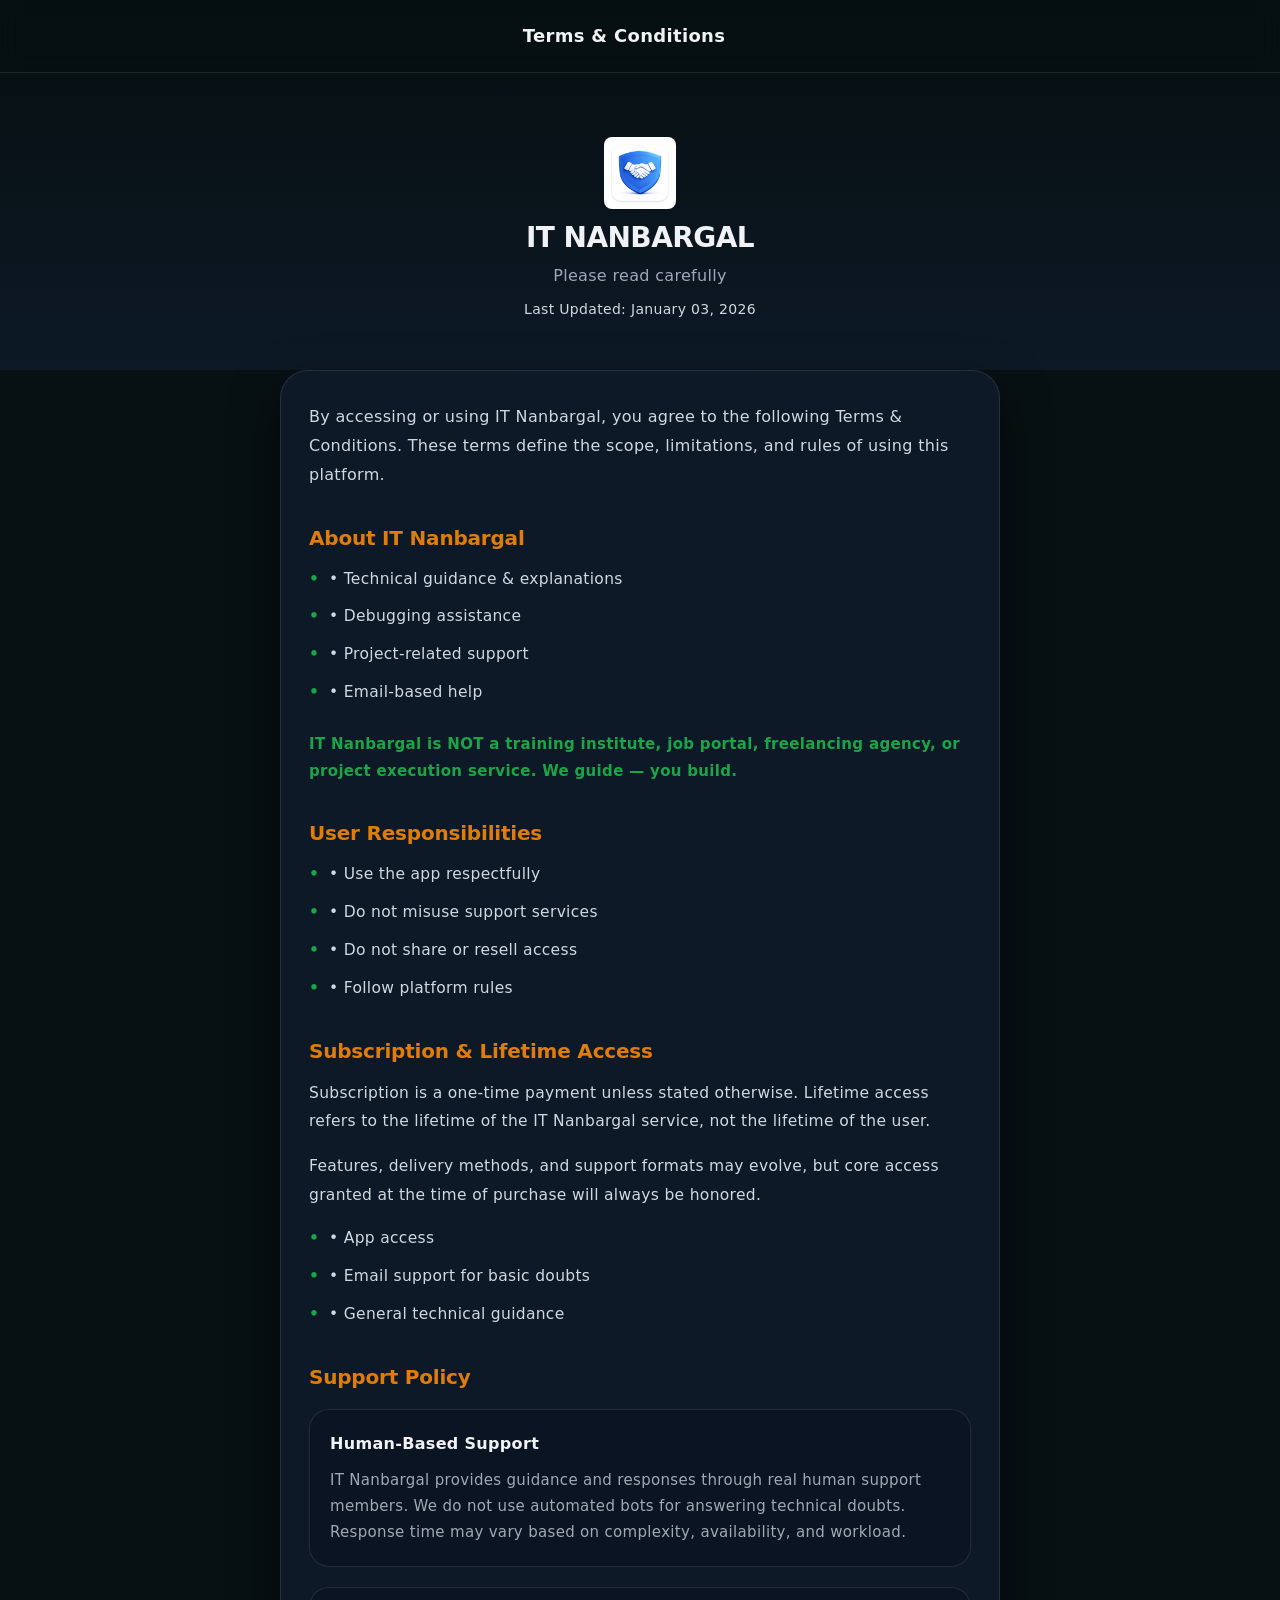
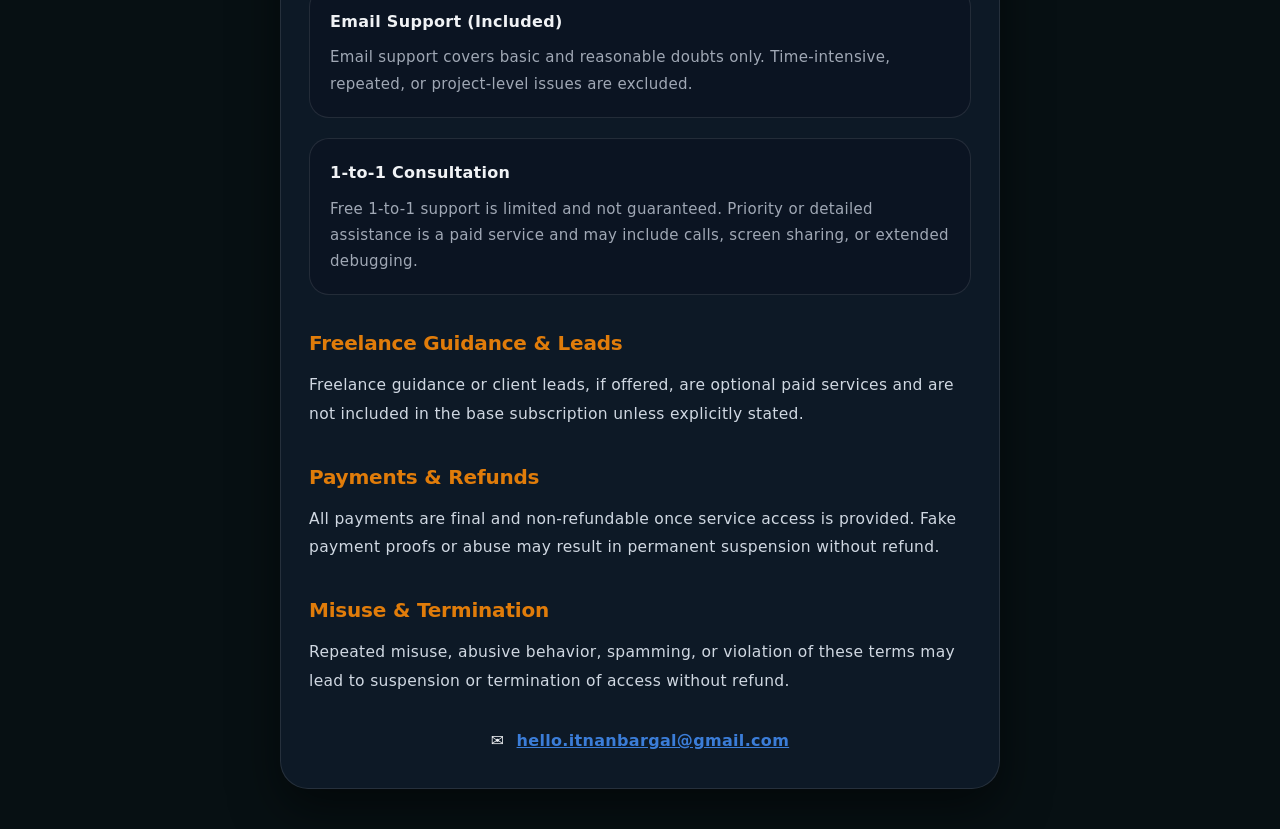
<file: terms-and-conditions.html>
<!DOCTYPE html>
<html lang="en">
  <head>
    <meta charset="UTF-8" />
    <meta name="viewport" content="width=device-width, initial-scale=1.0" />
    <title>Terms & Conditions — IT Nanbargal</title>
    <meta
      name="description"
      content="Terms & Conditions of IT Nanbargal. Please read carefully before using our services."
    />
    <meta name="theme-color" content="#071013" />

    <!-- Use the same shared styles as the main site for consistency -->
    <link rel="stylesheet" href="css/base.css" />
    <link rel="stylesheet" href="css/layout.css" />
    <link rel="stylesheet" href="css/components.css" />
    <link rel="stylesheet" href="css/animations.css" />
    <link rel="stylesheet" href="css/responsive.css" />

    <!-- Page-specific overrides (extraordinary, premium feel) -->
    <style>
      /* ================= PAGE STRUCTURE ================= */
      .tc-page {
        min-height: 100vh;
        display: flex;
        flex-direction: column;
      }
      .tc-header {
        position: sticky;
        top: 0;
        z-index: 10;
        display: flex;
        align-items: center;
        padding: 16px 20px;
        background-color: rgba(7, 16, 19, 0.85);
        backdrop-filter: blur(12px);
        border-bottom: 1px solid var(--border-soft);
      }
      .back-btn {
        font-size: 24px;
        color: var(--text-main);
        text-decoration: none;
        padding: 4px;
      }
      .header-title {
        flex: 1;
        text-align: center;
        font-size: 18px;
        font-weight: 800;
        color: var(--text-main);
        margin-left: -32px; /* balance with back button */
      }
      .header-spacer {
        width: 32px;
      }

      /* ================= HERO ================= */
      .tc-hero {
        display: flex;
        flex-direction: column;
        align-items: center; /* ⬅️ horizontal center */
        justify-content: center;
        text-align: center;
        padding: 48px 24px 36px;
        background: linear-gradient(to bottom, var(--bg-main), var(--bg-soft));
      }

      .doc-icon {
        display: block;
        width: clamp(80px, 20vw, 120px);
        height: auto;
        margin: 0 auto 16px; /* ⬅️ true centering */
        filter: drop-shadow(0 4px 12px rgba(0, 0, 0, 0.4));
      }

      .app-title {
        font-size: 28px;
        font-weight: 900;
        color: var(--text-main);
        letter-spacing: -0.02em;
        margin-bottom: 8px;
      }
      .subtitle {
        font-size: 16px;
        color: var(--text-muted);
        margin-bottom: 6px;
      }
      .updated {
        font-size: 14px;
        color: var(--text-soft);
      }

      /* ================= CONTENT ================= */
      .tc-content {
        flex: 1;
        padding: 0 20px 40px;
      }
      .tc-card {
        background: var(--bg-soft);
        border-radius: 28px;
        padding: 32px 28px;
        box-shadow: var(--shadow-card);
        border: 1px solid var(--border-soft);
      }
      .intro-text {
        font-size: 16px;
        line-height: 1.8;
        color: var(--text-soft);
        margin-bottom: 32px;
      }
      .heading {
        font-size: 20px;
        font-weight: 800;
        color: var(--accent-warn); /* Orange accent for warnings/terms */
        margin: 36px 0 16px;
        letter-spacing: -0.01em;
      }
      .paragraph {
        font-size: 15.5px;
        line-height: 1.85;
        color: var(--text-soft);
        margin-bottom: 16px;
      }
      .list {
        padding-left: 20px;
        margin: 16px 0;
      }
      .list > div {
        font-size: 15.5px;
        color: var(--text-soft);
        line-height: 1.8;
        margin-bottom: 10px;
        position: relative;
      }
      .list > div::before {
        content: '•';
        position: absolute;
        left: -20px;
        color: var(--accent-success);
        font-weight: bold;
      }
      .note {
        font-size: 15px;
        color: var(--accent-success);
        font-weight: 700;
        margin: 24px 0;
      }
      .block {
        background: rgba(11, 18, 32, 0.6);
        border: 1px solid var(--border-soft);
        border-radius: 20px;
        padding: 20px;
        margin: 20px 0;
      }
      .block-title {
        font-size: 16px;
        font-weight: 800;
        color: var(--text-main);
        margin-bottom: 8px;
      }
      .block-text {
        font-size: 15px;
        line-height: 1.75;
        color: var(--text-muted);
      }

      /* ================= CONTACT ================= */
      .contact-box {
        display: flex;
        align-items: center;
        justify-content: center;
        gap: 12px;
        margin-top: 32px;
        font-size: 16px;
      }
      .email {
        color: var(--accent-soft);
        text-decoration: underline;
        font-weight: 600;
      }
      /* Small logo (same as Privacy Policy) */
      .logo-wrap {
        width: 72px;
        height: 72px;
        margin: 0 auto 14px;
        display: flex;
        align-items: center;
        justify-content: center;
      }

      .logo-wrap img.logo {
        width: 100%;
        height: 100%;
        object-fit: contain;
      }

      /* ================= RESPONSIVE ================= */
      @media (min-width: 768px) {
        .tc-card {
          max-width: 720px;
          margin: 0 auto;
        }
        .tc-header {
          padding: 20px 32px;
        }
        .tc-hero {
          padding: 64px 32px 48px;
        }
        .doc-icon {
          width: clamp(100px, 15vw, 140px);
        }
      }
    </style>
  </head>
  <body>
    <div class="tc-page">
      <!-- ================= HEADER ================= -->
      <header class="tc-header">
        <div class="header-spacer"></div>
        <div class="header-title">Terms & Conditions</div>
        <div class="header-spacer"></div>
      </header>

      <!-- ================= HERO ================= -->
      <section class="tc-hero">
        <div class="logo-wrap">
          <img src="logo.png" alt="IT Nanbargal Logo" class="logo" />
        </div>

        <h1 class="app-title">IT NANBARGAL</h1>
        <p class="subtitle">Please read carefully</p>
        <p class="updated">Last Updated: January 03, 2026</p>
      </section>

      <!-- ================= CONTENT ================= -->
      <main class="tc-content">
        <article class="tc-card">
          <p class="intro-text">
            By accessing or using IT Nanbargal, you agree to the following Terms
            & Conditions. These terms define the scope, limitations, and rules
            of using this platform.
          </p>

          <h2 class="heading">About IT Nanbargal</h2>
          <div class="list">
            <div>• Technical guidance & explanations</div>
            <div>• Debugging assistance</div>
            <div>• Project-related support</div>
            <div>• Email-based help</div>
          </div>
          <p class="note">
            IT Nanbargal is NOT a training institute, job portal, freelancing
            agency, or project execution service. We guide — you build.
          </p>

          <h2 class="heading">User Responsibilities</h2>
          <div class="list">
            <div>• Use the app respectfully</div>
            <div>• Do not misuse support services</div>
            <div>• Do not share or resell access</div>
            <div>• Follow platform rules</div>
          </div>

          <h2 class="heading">Subscription & Lifetime Access</h2>
          <p class="paragraph">
            Subscription is a one-time payment unless stated otherwise. Lifetime
            access refers to the lifetime of the IT Nanbargal service, not the
            lifetime of the user.
          </p>
          <p class="paragraph">
            Features, delivery methods, and support formats may evolve, but core
            access granted at the time of purchase will always be honored.
          </p>
          <div class="list">
            <div>• App access</div>
            <div>• Email support for basic doubts</div>
            <div>• General technical guidance</div>
          </div>

          <h2 class="heading">Support Policy</h2>
          <div class="block">
            <div class="block-title">Human-Based Support</div>
            <div class="block-text">
              IT Nanbargal provides guidance and responses through real human
              support members. We do not use automated bots for answering
              technical doubts. Response time may vary based on complexity,
              availability, and workload.
            </div>
          </div>
          <div class="block">
            <div class="block-title">Email Support (Included)</div>
            <div class="block-text">
              Email support covers basic and reasonable doubts only.
              Time-intensive, repeated, or project-level issues are excluded.
            </div>
          </div>
          <div class="block">
            <div class="block-title">1-to-1 Consultation</div>
            <div class="block-text">
              Free 1-to-1 support is limited and not guaranteed. Priority or
              detailed assistance is a paid service and may include calls,
              screen sharing, or extended debugging.
            </div>
          </div>

          <h2 class="heading">Freelance Guidance & Leads</h2>
          <p class="paragraph">
            Freelance guidance or client leads, if offered, are optional paid
            services and are not included in the base subscription unless
            explicitly stated.
          </p>

          <h2 class="heading">Payments & Refunds</h2>
          <p class="paragraph">
            All payments are final and non-refundable once service access is
            provided. Fake payment proofs or abuse may result in permanent
            suspension without refund.
          </p>

          <h2 class="heading">Misuse & Termination</h2>
          <p class="paragraph">
            Repeated misuse, abusive behavior, spamming, or violation of these
            terms may lead to suspension or termination of access without
            refund.
          </p>

          <div class="contact-box">
            <span>✉️</span>
            <a href="mailto:hello.itnanbargal@gmail.com" class="email">
              hello.itnanbargal@gmail.com
            </a>
          </div>
        </article>
      </main>
    </div>

    <!-- Reuse main.js for any shared interactions (e.g. reduced motion) -->
    <script type="module" src="js/main.js"></script>
  </body>
</html>
</file>
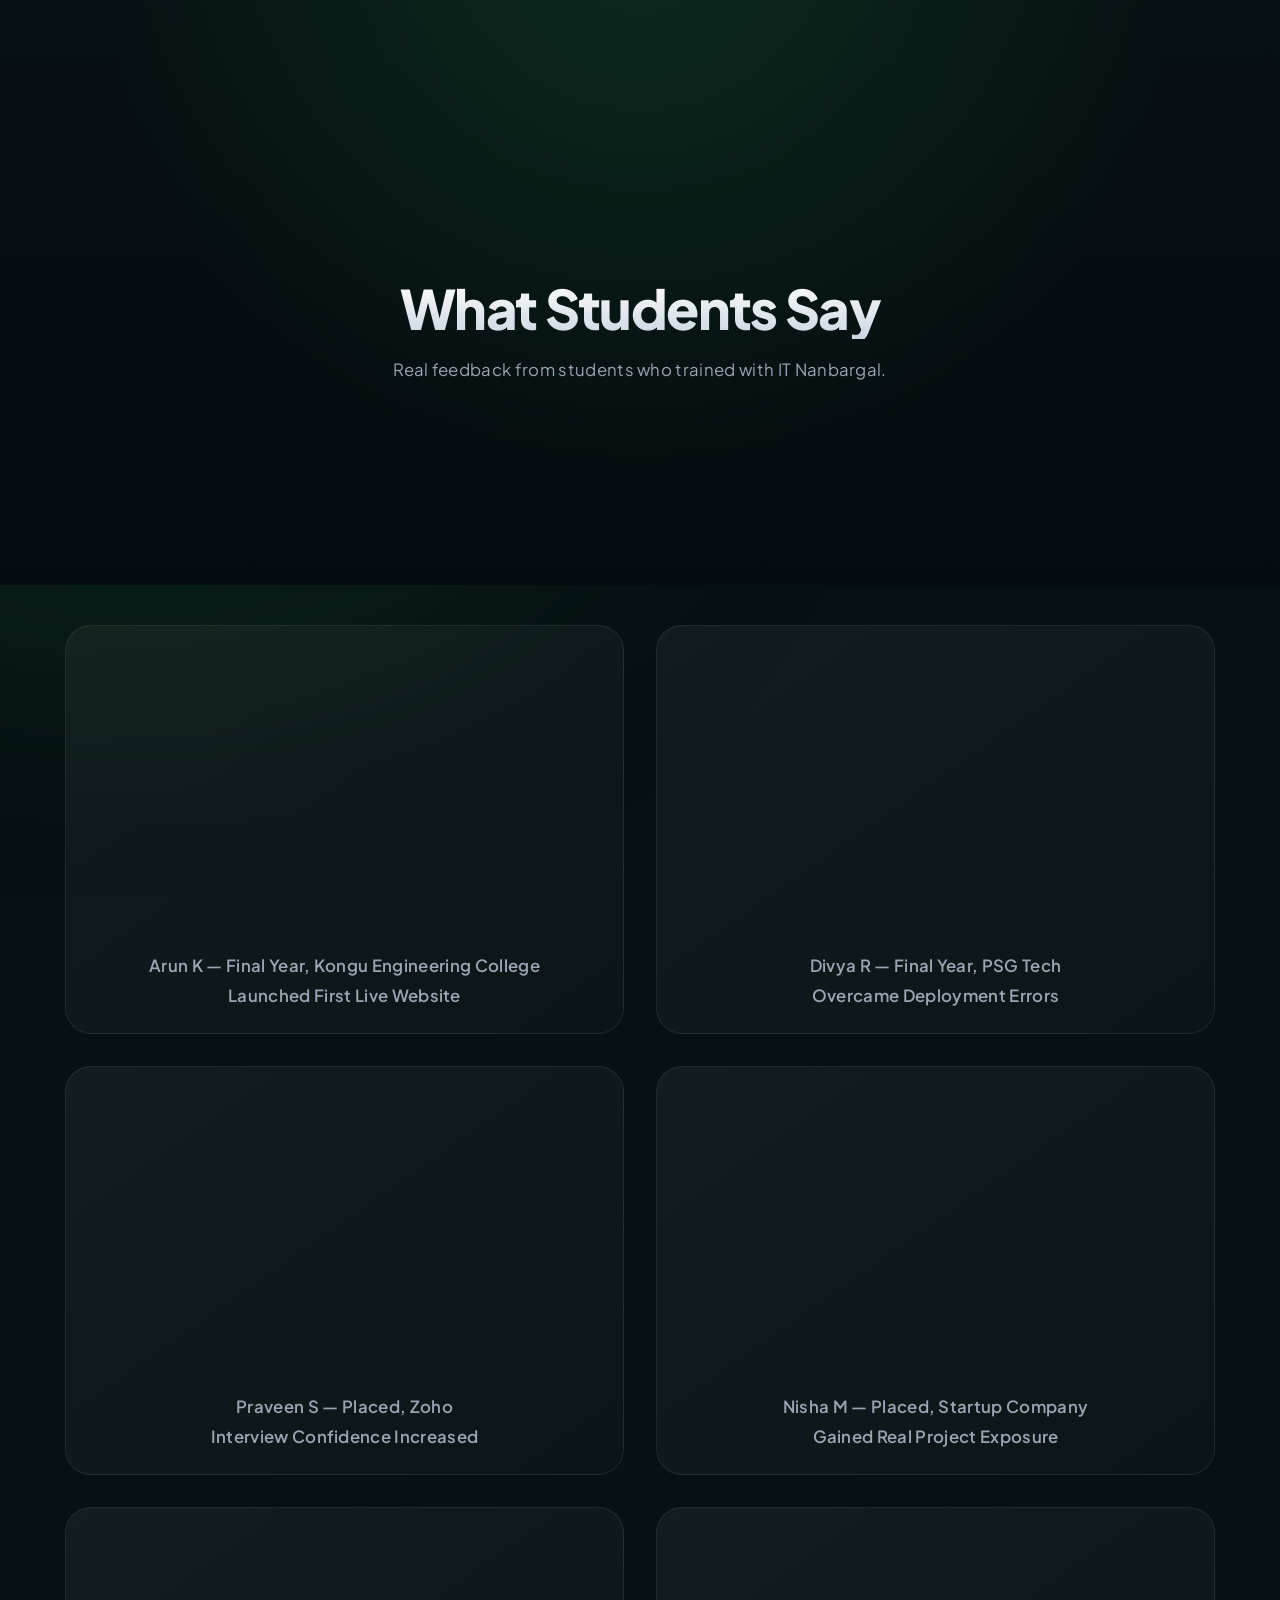
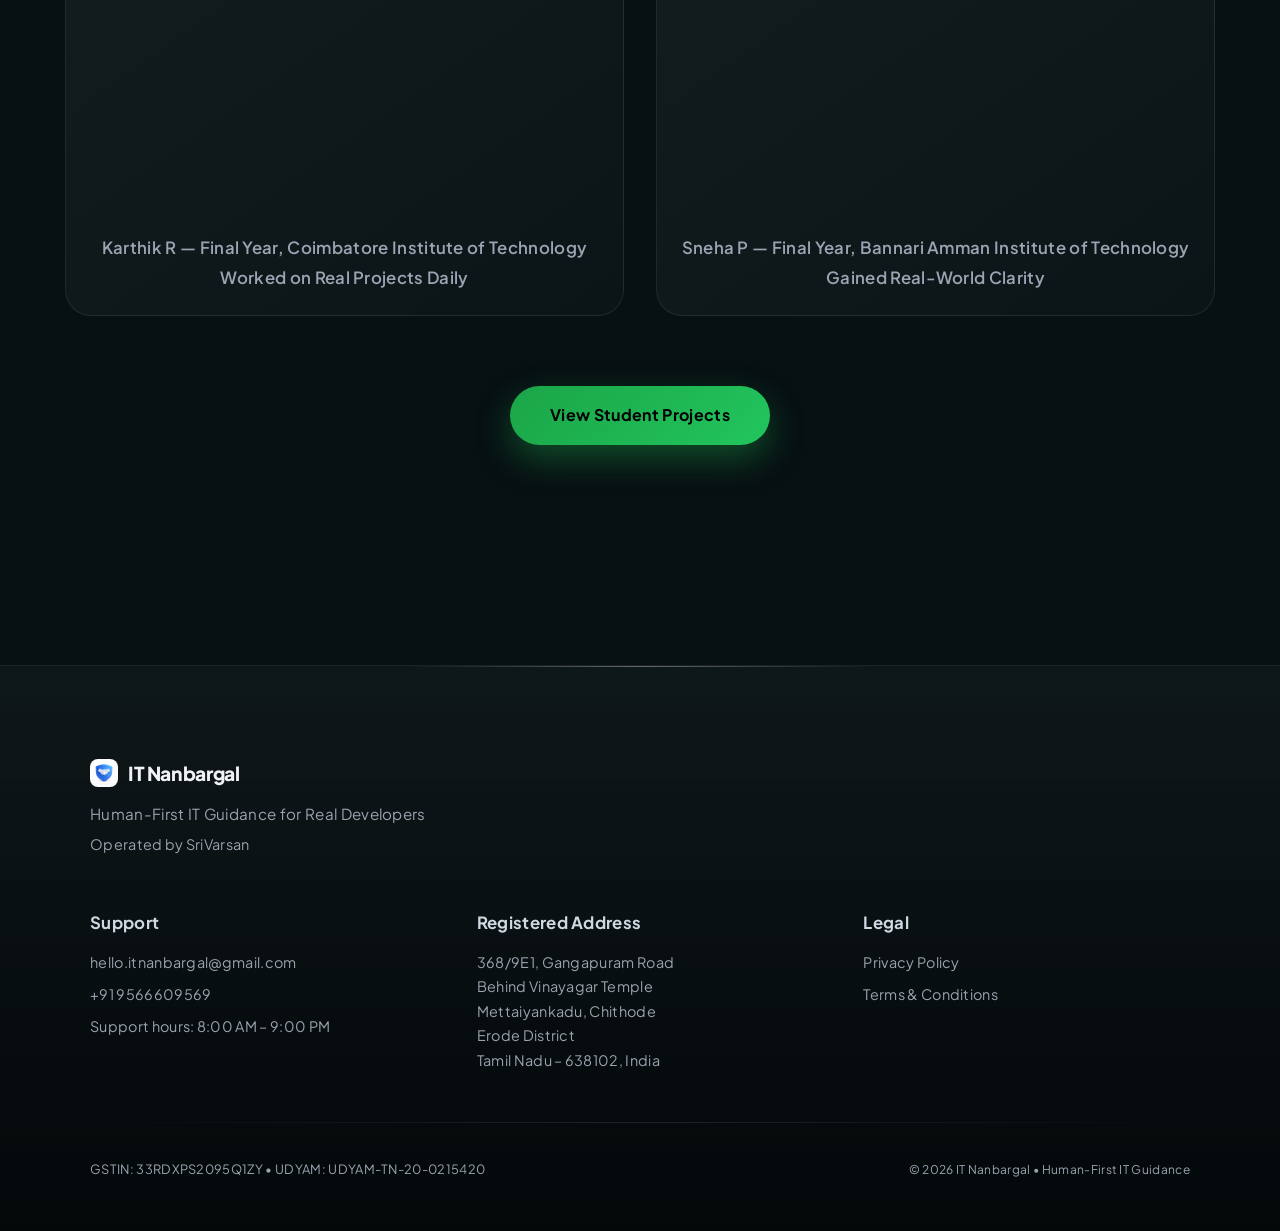
<file: testimonials.html>
<!doctype html>
<html lang="en">
  <head>
    <meta charset="UTF-8" />
    <meta name="viewport" content="width=device-width, initial-scale=1.0" />

    <title>Student Testimonials | IT Nanbargal</title>

    <link
      href="https://fonts.googleapis.com/css2?family=Plus+Jakarta+Sans:wght@400;600;700&display=swap"
      rel="stylesheet"
    />
    <!-- Styles -->
    <link rel="stylesheet" href="css/base.css" />
    <link rel="stylesheet" href="css/layout.css" />
    <link rel="stylesheet" href="css/components.css" />
    <link rel="stylesheet" href="css/animations.css" />
    <link rel="stylesheet" href="css/responsive.css" />

    <style>
      /* ===== PAGE RESET ===== */

      .test-page * {
        margin: 0;
        padding: 0;
        box-sizing: border-box;
        font-family: 'Plus Jakarta Sans', sans-serif;
      }

      .test-page {
        background: #071013;
        color: #f0f2f5;
        overflow-x: hidden;
      }

      /* ===== BG GLOW ===== */

      .test-glow {
        position: fixed;
        width: 800px;
        height: 800px;
        background: radial-gradient(circle, #1ba548, transparent);
        top: -260px;
        left: -260px;
        filter: blur(160px);
        z-index: -1;
        opacity: 0.5;
      }

      /* ================= HERO ================= */

      .test-hero {
        min-height: 65vh;
        display: flex;
        align-items: center;
        justify-content: center;
        text-align: center;
        padding: 130px 20px 50px;

        background:
          radial-gradient(
            circle at 50% -10%,
            rgba(34, 197, 94, 0.15),
            transparent 60%
          ),
          linear-gradient(180deg, #071013, #050b0f);
      }

      .test-hero-box {
        display: flex;
        flex-direction: column;
        gap: 16px;
      }

      .test-hero h1 {
        font-size: clamp(2.6rem, 5vw, 3.4rem);
        letter-spacing: -0.03em;

        background: linear-gradient(180deg, #fff, #cbd5e1);
        -webkit-background-clip: text;
        -webkit-text-fill-color: transparent;
      }

      .test-hero p {
        font-size: 1.05rem;
        color: #9aa4b2;
      }

      /* ================= CONTENT ================= */

      .test-section {
        padding: 40px 20px 100px;
      }

      .test-container {
        max-width: 1150px;
        margin: auto;
      }

      /* ===== FUTURE SAFE GRID ===== */
      .test-grid {
        display: grid !important;
        grid-template-columns: repeat(2, minmax(0, 1fr)) !important;
        gap: 32px !important;
      }

      @media (max-width: 768px) {
        .test-grid {
          grid-template-columns: 1fr !important;
        }
      }

      /* mobile */

      @media (max-width: 768px) {
        .test-grid {
          grid-template-columns: 1fr;
        }
      }

      /* ================= CARD ================= */

      .test-card {
        background: linear-gradient(
          145deg,
          rgba(255, 255, 255, 0.05),
          rgba(255, 255, 255, 0.02)
        );
        border-radius: 26px;
        padding: 22px;
        border: 1px solid rgba(255, 255, 255, 0.08);
        transition: 0.4s cubic-bezier(0.2, 1, 0.3, 1);
      }

      .test-card:hover {
        transform: translateY(-10px);
        box-shadow: 0 32px 80px rgba(0, 0, 0, 0.7);
      }

      .test-video {
        position: relative;
        padding-bottom: 56.25%;
        height: 0;
        overflow: hidden;
        border-radius: 16px;
        margin-bottom: 14px;
      }

      .test-video iframe {
        position: absolute;
        top: 0;
        left: 0;
        width: 100%;
        height: 100%;
        border-radius: 16px;
        border: 0;
      }

      .test-name {
        text-align: center;
        color: #9aa4b2;
        font-weight: 600;
      }

      /* ================= CTA ================= */

      .test-cta {
        text-align: center;
        margin-top: 70px;
      }

      .test-btn {
        display: inline-block;
        padding: 15px 40px;
        border-radius: 999px;

        background: linear-gradient(135deg, #1ba548, #22c55e);
        color: #000;
        font-weight: 700;
        text-decoration: none;

        transition: 0.3s;
        box-shadow: 0 14px 34px rgba(27, 165, 72, 0.4);
      }

      .test-btn:hover {
        transform: translateY(-3px);
        box-shadow: 0 18px 50px rgba(27, 165, 72, 0.6);
      }

      /* ================= FOOTER ================= */

      .footer {
        margin-top: 120px;
        padding: 90px 24px 50px;
        background: linear-gradient(
          180deg,
          rgba(255, 255, 255, 0.03),
          rgba(0, 0, 0, 0.5)
        );
        border-top: 1px solid rgba(255, 255, 255, 0.1);
        position: relative;
      }

      .footer::before {
        content: '';
        position: absolute;
        top: 0;
        left: 50%;
        transform: translateX(-50%);
        width: 460px;
        height: 1px;
        background: linear-gradient(
          90deg,
          transparent,
          rgba(255, 255, 255, 0.35),
          transparent
        );
      }

      .footer-inner {
        max-width: 1100px;
        margin: auto;
      }

      .footer-brand-area {
        margin-bottom: 50px;
      }

      .footer-brand-row {
        display: flex;
        align-items: center;
        gap: 10px;
      }

      .footer-logo {
        width: 28px;
        height: 28px;
      }

      .footer-brand {
        font-size: 1.2rem;
        font-weight: 800;
      }

      .footer-tagline {
        margin-top: 10px;
        font-size: 0.95rem;
        color: #9ca3af;
      }

      .footer-founder {
        margin-top: 4px;
        font-size: 0.9rem;
        color: #9ca3af;
      }

      .footer-grid {
        display: grid;
        grid-template-columns: 1fr 1fr 1fr;
        gap: 60px;
        margin-bottom: 50px;
      }

      .footer-heading {
        font-weight: 700;
        margin-bottom: 12px;
      }

      .footer-link {
        font-size: 0.9rem;
        margin-bottom: 6px;
        color: #9ca3af;
      }

      .footer-address {
        font-size: 0.9rem;
        line-height: 1.7;
        color: #9ca3af;
      }

      .footer a {
        display: block;
        font-size: 0.9rem;
        margin-bottom: 6px;
        color: #9ca3af;
        text-decoration: none;
      }

      .footer a:hover {
        color: #f0f2f5;
      }

      .footer-divider {
        height: 1px;
        margin: 35px 0;
        background: linear-gradient(
          90deg,
          transparent,
          rgba(255, 255, 255, 0.1),
          transparent
        );
      }

      .footer-bottom {
        display: flex;
        justify-content: space-between;
        flex-wrap: wrap;
        gap: 10px;
      }

      .footer-business {
        font-size: 0.8rem;
        color: #9ca3af;
      }

      .footer-note {
        font-size: 0.75rem;
        color: #9ca3af;
      }

      @media (max-width: 768px) {
        .footer-grid {
          grid-template-columns: 1fr;
          text-align: center;
        }

        .footer-bottom {
          flex-direction: column;
          align-items: center;
          text-align: center;
        }
      }
    </style>
  </head>

  <body class="test-page">
    <div class="test-glow"></div>

    <!-- HERO -->

    <section class="test-hero">
      <div class="test-hero-box">
        <h1>What Students Say</h1>
        <p>Real feedback from students who trained with IT Nanbargal.</p>
      </div>
    </section>

    <!-- CONTENT -->

    <section class="test-section">
      <div class="test-container">
        <div class="test-grid">
          <!-- 🔥 ADD UNLIMITED VIDEOS HERE -->

          <div class="test-card">
            <div class="test-video">
              <iframe
                src="https://www.youtube-nocookie.com/embed/tqdKwhdOKbs"
              ></iframe>
            </div>
            <p class="test-name">
              Arun K — Final Year, Kongu Engineering College <br />
              <span class="test-proof">Launched First Live Website</span>
            </p>
          </div>

          <div class="test-card">
            <div class="test-video">
              <iframe
                src="https://www.youtube-nocookie.com/embed/YOUR_VIDEO_ID_2"
              ></iframe>
            </div>
            <p class="test-name">
              Divya R — Final Year, PSG Tech <br />
              <span class="test-proof">Overcame Deployment Errors</span>
            </p>
          </div>

          <div class="test-card">
            <div class="test-video">
              <iframe
                src="https://www.youtube-nocookie.com/embed/YOUR_VIDEO_ID_3"
              ></iframe>
            </div>
            <p class="test-name">
              Praveen S — Placed, Zoho <br />
              <span class="test-proof">Interview Confidence Increased</span>
            </p>
          </div>
          <div class="test-card">
            <div class="test-video">
              <iframe
                src="https://www.youtube-nocookie.com/embed/YOUR_VIDEO_ID_3"
              ></iframe>
            </div>
            <p class="test-name">
              Nisha M — Placed, Startup Company <br />
              <span class="test-proof">Gained Real Project Exposure</span>
            </p>
          </div>
          <div class="test-card">
            <div class="test-video">
              <iframe
                src="https://www.youtube-nocookie.com/embed/YOUR_VIDEO_ID_3"
              ></iframe>
            </div>
            <p class="test-name">
              Karthik R — Final Year, Coimbatore Institute of Technology <br />
              <span class="test-proof">Worked on Real Projects Daily</span>
            </p>
          </div>

          <div class="test-card">
            <div class="test-video">
              <iframe
                src="https://www.youtube-nocookie.com/embed/YOUR_VIDEO_ID_4"
              ></iframe>
            </div>
            <p class="test-name">
              Sneha P — Final Year, Bannari Amman Institute of Technology <br />
              <span class="test-proof">Gained Real-World Clarity</span>
            </p>
          </div>
        </div>

        <div class="test-cta">
          <a href="showcase.html" class="test-btn">View Student Projects</a>
        </div>
      </div>
    </section>

    <!-- FOOTER -->

    <footer class="footer">
      <div class="footer-inner">
        <div class="footer-brand-area">
          <div class="footer-brand-row">
            <img src="logo.png" class="footer-logo" />
            <span class="footer-brand">IT Nanbargal</span>
          </div>

          <p class="footer-tagline">
            Human-First IT Guidance for Real Developers
          </p>
          <p class="footer-founder">Operated by SriVarsan</p>
        </div>

        <div class="footer-grid">
          <div>
            <p class="footer-heading">Support</p>
            <p class="footer-link">hello.itnanbargal@gmail.com</p>
            <p class="footer-link">+91 9566609569</p>
            <p class="footer-link">Support hours: 8:00 AM – 9:00 PM</p>
          </div>

          <div>
            <p class="footer-heading">Registered Address</p>
            <p class="footer-address">
              368/9E1, Gangapuram Road<br />
              Behind Vinayagar Temple<br />
              Mettaiyankadu, Chithode<br />
              Erode District<br />
              Tamil Nadu – 638102, India
            </p>
          </div>

          <div>
            <p class="footer-heading">Legal</p>
            <a href="privacy-policy.html">Privacy Policy</a>
            <a href="terms-and-conditions.html">Terms & Conditions</a>
          </div>
        </div>

        <div class="footer-divider"></div>

        <div class="footer-bottom">
          <p class="footer-business">
            GSTIN: 33RDXPS2095Q1ZY • UDYAM: UDYAM-TN-20-0215420
          </p>
          <p class="footer-note">
            © 2026 IT Nanbargal • Human-First IT Guidance
          </p>
        </div>
      </div>
    </footer>
  </body>
</html>
</file>
<file: css/base.css>
/* css/base.css (Improved with modern typography and colors for extraordinary feel) */
/* =========================================================
   IT NANBARGAL — BASE CSS (REFINED)
   Foundation: Reset, Variables, Typography, Mood
   Mobile-first • Calm • Human-readable
   ========================================================= */

/* -------------------------
   CSS RESET (MODERN & SAFE)
-------------------------- */
*,
*::before,
*::after {
  box-sizing: border-box;
  margin: 0;
  padding: 0;
}
html {
  -webkit-text-size-adjust: 100%;
  scroll-behavior: auto; /* JS controlled */
}
body {
  min-height: 100vh;
  font-family: var(--font-main);
  background-color: var(--bg-main);
  color: var(--text-main);
  line-height: 1.8; /* Improved readability */
  letter-spacing: 0.02em; /* Softer spacing */
  overflow-x: hidden;
  text-rendering: optimizeLegibility;
  -webkit-font-smoothing: antialiased;
  -moz-osx-font-smoothing: grayscale; /* Extra smoothness */
}

/* -------------------------
   FORM & INTERACTION RESET
-------------------------- */
button,
input,
textarea {
  font-family: inherit;
  border: none;
  outline: none;
  background: none;
  color: inherit;
}

/* -------------------------
   LINKS
-------------------------- */
a {
  color: inherit;
  text-decoration: none;
  transition: color 0.2s ease; /* Subtle hover prep */
}

/* -------------------------
   MEDIA
-------------------------- */
img {
  max-width: 100%;
  display: block;
  border-radius: 8px; /* Softer edges */
}

/* -------------------------
   LISTS
-------------------------- */
ul {
  list-style: none;
}

/* =========================================================
   ROOT VARIABLES (ENHANCED MOOD SYSTEM)
========================================================= */
:root {
  /* 🎨 BRAND COLORS (Extraordinary: Deeper, richer tones) */
  --bg-main: #071013; /* Deeper calm dark */
  --bg-soft: #0d1926; /* Softer card bg */
  --bg-light: #f8f9fd; /* Light accents */
  --accent-primary: #1e4fd6; /* Deeper confidence blue */
  --accent-soft: #3b7dd8; /* Richer trust blue */
  --accent-success: #1ba548; /* Vibrant calm green */
  --accent-warn: #e07c0a; /* Warmer attention */

  /* 🧠 TEXT COLORS (Improved contrast) */
  --text-main: #f0f2f5;
  --text-muted: #a0a8b5;
  --text-soft: #d0d8e2;
  --text-dark: #0a111d;

  /* 🧱 BORDERS & SHADOWS (Softer, more dimensional) */
  --border-soft: rgba(255, 255, 255, 0.1);
  --border-hard: rgba(255, 255, 255, 0.18);
  --shadow-soft: 0 12px 32px rgba(0, 0, 0, 0.4);
  --shadow-card: 0 20px 48px rgba(0, 0, 0, 0.5);

  /* 🧬 TYPOGRAPHY (Premium fonts) */
  --font-main:
    'Inter', system-ui, -apple-system, BlinkMacSystemFont, 'Segoe UI', Roboto,
    Helvetica, Arial, sans-serif;
  --font-size-hero: clamp(2.2rem, 8vw, 3rem);
  --font-size-h2: clamp(1.5rem, 5.5vw, 2rem);
  --font-size-body: 1.05rem;
  --font-size-small: 0.9rem;

  /* 📐 SPACING RHYTHM (Golden ratio inspired) */
  --space-xs: 8px;
  --space-sm: 16px;
  --space-md: 24px;
  --space-lg: 36px;
  --space-xl: 52px;

  /* 🌀 MOTION BASE */
  --ease-main: cubic-bezier(0.2, 1, 0.3, 1);
  --ease-soft: cubic-bezier(0.35, 0, 0.15, 1);
  --ease-snap: cubic-bezier(0.3, 1.5, 0.6, 1);
}

/* =========================================================
   GLOBAL TEXT STYLES
========================================================= */
h1,
h2,
h3 {
  font-weight: 900; /* Bolder for impact */
  letter-spacing: -0.025em;
  color: var(--text-main);
}
h1 {
  font-size: var(--font-size-hero);
  line-height: 1.1;
}
h2 {
  font-size: var(--font-size-h2);
  line-height: 1.2;
}
h3 {
  font-size: 1.15rem;
  margin-bottom: var(--space-xs);
}
p {
  font-size: var(--font-size-body);
  color: var(--text-soft);
  line-height: 1.8;
}

/* Helper / muted text */
.muted {
  color: var(--text-muted);
  font-size: var(--font-size-small);
}

/* =========================================================
   SECTION BASE
========================================================= */
.section {
  position: relative;
  width: 100%;
  padding: var(--space-xl) var(--space-md);
}
.section-title {
  margin-bottom: var(--space-lg);
}

/* =========================================================
   SCROLL PROGRESS BAR (Thicker for mobile touch) */
#scroll-progress {
  position: fixed;
  top: 0;
  left: 0;
  height: 3px; /* Thicker */
  width: 0%;
  background: linear-gradient(
    90deg,
    var(--accent-primary),
    var(--accent-success)
  );
  z-index: 9999;
  pointer-events: none;
}

/* =========================================================
   CTA BASE (STATIC - More premium) */
.cta-btn {
  background: linear-gradient(
    135deg,
    var(--accent-success),
    #28d663
  ); /* Gradient for depth */
  color: #fff;
  font-weight: 900;
  font-size: 1.05rem;
  padding: 18px 30px;
  border-radius: 20px; /* Rounder */
  box-shadow: var(--shadow-soft);
  cursor: pointer;
  -webkit-tap-highlight-color: transparent;
  transition:
    box-shadow 0.3s ease,
    transform 0.3s ease;
}

/* =========================================================
   ACCESSIBILITY SAFETY
========================================================= */
@media (prefers-reduced-motion: reduce) {
  * {
    animation: none !important;
    transition: none !important;
  }
}
</file>
<file: css/layout.css>
/* css/layout.css (Improved for better mobile flow) */
/* =========================================================
   IT NANBARGAL — LAYOUT CSS (ELITE)
   Purpose: Structure, spacing, hierarchy
   Mobile-first • Calm • Intentional • Human-readable
   NO animation logic
   ========================================================= */

/* =========================================================
   SECTION BASE
========================================================= */
.section {
  width: 100%;
  padding: var(--space-xl) var(--space-md);
}
.section-title {
  text-align: center;
  margin-bottom: var(--space-lg);
}

/* =========================================================
   HERO SECTION (Taller for mobile immersion)
========================================================= */
.hero {
  min-height: 100vh; /* Full screen on mobile */
  display: flex;
  align-items: center;
  justify-content: center;
  text-align: center;
  padding-top: 20vh;
  padding-bottom: 14vh;
  background-color: var(--bg-main);
}
.hero-inner {
  max-width: 580px; /* Slightly wider for readability */
}
.hero-sub {
  margin-top: var(--space-md);
  font-size: 1.1rem;
  color: var(--text-muted);
  line-height: 1.8;
}

/* =========================================================
   WHY SECTION (LOCK ZONE)
========================================================= */
.why {
  background-color: var(--bg-soft);
}
.lock-zone {
  max-width: 600px;
  margin: 0 auto;
}
.why-text {
  margin-top: var(--space-md);
  font-size: 1.1rem;
  color: var(--text-soft);
  line-height: 1.9;
}

/* =========================================================
   FEATURES / CAPABILITIES / WORTH PAYING
========================================================= */
.features,
.capabilities {
  background-color: var(--bg-main);
}

/* Grid system (Mobile stack, tablet 2-col) */
.card-grid {
  display: grid;
  grid-template-columns: 1fr;
  gap: var(--space-lg);
  max-width: 1200px; /* Wider max for laptop */
  margin: 0 auto;
}

/* Cards inherit visuals from components.css */
.card h3 {
  margin-bottom: 12px;
}
.card p {
  font-size: 1rem;
  line-height: 1.7;
}

/* Feature explanation note */
.features-note {
  max-width: 760px;
  margin: 52px auto 0;
  text-align: center;
  font-size: 1rem;
  line-height: 1.8;
  color: var(--text-muted);
}

/* =========================================================
   TRUST SECTION
========================================================= */
.trust {
  background-color: var(--bg-soft);
}
.trust-box {
  max-width: 600px;
  margin: 0 auto;
  background-color: rgba(255, 255, 255, 0.03);
  border-radius: 26px;
  padding: var(--space-lg);
  border: 1px solid var(--border-soft);
}
.trust-box ul {
  margin-top: var(--space-md);
}
.trust-box li {
  font-size: 1rem;
  color: var(--text-soft);
  padding-left: 20px;
  position: relative;
  margin-bottom: var(--space-sm);
  line-height: 1.7;
}
.trust-box li::before {
  content: '•';
  position: absolute;
  left: 0;
  top: 0;
  color: var(--accent-success);
}

/* =========================================================
   PRICE SECTION (STILLNESS)
========================================================= */
.price {
  background-color: var(--bg-main);
  text-align: center;
}
.price-box {
  max-width: 460px;
  margin: 0 auto;
}
.old-price {
  font-size: 1rem;
  color: var(--text-muted);
  text-decoration: line-through;
}
.new-price {
  font-size: 2.5rem;
  font-weight: 900;
  margin-top: var(--space-xs);
  color: var(--text-main);
}
.new-price span {
  font-size: 1rem;
  font-weight: 400;
  color: var(--text-muted);
}
.price-note {
  margin-top: var(--space-md);
  font-size: 1rem;
  color: var(--text-soft);
  line-height: 1.7;
}

/* =========================================================
   CTA SECTION
========================================================= */
.cta {
  background-color: var(--bg-soft);
  text-align: center;
}
.cta-btn {
  margin-top: var(--space-md);
}
.cta-sub {
  margin-top: var(--space-sm);
  font-size: 0.9rem;
  color: var(--text-muted);
}

/* =========================================================
   FOOTER
========================================================= */
/* =========================================================
   FOOTER
========================================================= */

/* =========================================================
   FOOTER (REFINED)
========================================================= */

/* =========================================================
   PROFESSIONAL FOOTER
========================================================= */

/* ================= FOOTER ================= */

/* =========================================================
   FOOTER — PREMIUM STRUCTURE
========================================================= */
/* =========================================================
   PREMIUM FOOTER
========================================================= */

.footer {
  margin-top: var(--space-xl);
  padding: 90px 24px 50px;

  background: linear-gradient(
    180deg,
    rgba(255, 255, 255, 0.03),
    rgba(0, 0, 0, 0.5)
  );

  border-top: 1px solid var(--border-soft);

  position: relative;
}

/* subtle glow */
.footer::before {
  content: '';
  position: absolute;
  top: 0;
  left: 50%;
  transform: translateX(-50%);

  width: 460px;
  height: 1px;

  background: linear-gradient(
    90deg,
    transparent,
    rgba(255, 255, 255, 0.35),
    transparent
  );
}

/* container */

.footer-inner {
  max-width: 1100px;
  margin: 0 auto;
}

/* =========================================================
   BRAND AREA
========================================================= */

.footer-brand-area {
  margin-bottom: 50px;
}

.footer-brand-row {
  display: flex;
  align-items: center;
  gap: 10px;
}

.footer-logo {
  width: 28px;
  height: 28px;
}

.footer-brand {
  font-size: 1.2rem;
  font-weight: 800;
  letter-spacing: -0.02em;
}

.footer-tagline {
  margin-top: 10px;
  font-size: 0.95rem;
  color: var(--text-muted);
}

.footer-founder {
  margin-top: 4px;
  font-size: 0.9rem;
  color: var(--text-muted);
}

/* =========================================================
   GRID
========================================================= */

.footer-grid {
  display: grid;
  grid-template-columns: 1fr 1fr 1fr;
  gap: 60px;

  margin-bottom: 50px;
}

.footer-heading {
  font-weight: 700;
  margin-bottom: 12px;
}

.footer-link {
  font-size: 0.9rem;
  margin-bottom: 6px;
  color: var(--text-muted);
}

.footer-address {
  font-size: 0.9rem;
  line-height: 1.7;
  color: var(--text-muted);
}

.footer a {
  display: block;
  font-size: 0.9rem;
  margin-bottom: 6px;
  color: var(--text-muted);
}

.footer a:hover {
  color: var(--text-main);
}

/* =========================================================
   DIVIDER
========================================================= */

.footer-divider {
  height: 1px;
  margin: 35px 0;

  background: linear-gradient(
    90deg,
    transparent,
    var(--border-soft),
    transparent
  );
}

/* =========================================================
   BOTTOM BAR
========================================================= */

.footer-bottom {
  display: flex;
  justify-content: space-between;
  flex-wrap: wrap;
  gap: 10px;
}

.footer-business {
  font-size: 0.8rem;
  color: var(--text-muted);
}

.footer-note {
  font-size: 0.75rem;
  color: var(--text-muted);
}

.footer-dot {
  margin: 0 6px;
}
</file>
<file: css/components.css>
/* css/components.css (Improved for premium components) */
/* =========================================================
   IT NANBARGAL — COMPONENTS CSS (ELITE)
   Purpose: Reusable UI components
   Calm • Trustworthy • Premium • Human-first
   NO animation logic (JS controls motion)
   ========================================================= */

/* =========================================================
   1. REVEAL TEXT (BASE STATE)
========================================================= */
.reveal-text {
  display: inline-block;
  position: relative;
  overflow: hidden;
  will-change: transform, opacity;
}

/* =========================================================
   2. CARD SYSTEM (CORE - More premium with gradients)
========================================================= */
.card {
  position: relative;
  isolation: isolate;
  cursor: default;
  will-change: transform;
  background: linear-gradient(
    145deg,
    rgba(255, 255, 255, 0.04),
    rgba(255, 255, 255, 0.02)
  );
  border-radius: 26px;
  border: 1px solid var(--border-soft);
  box-shadow: var(--shadow-card);
  padding: 28px 26px;
}

/* Magnetic-ready */
.card.magnetic {
  cursor: pointer;
}

/* Depth-ready */
.card.depth-card {
  transform-style: preserve-3d;
}

/* =========================================================
   3. CARD TYPOGRAPHY
========================================================= */
.card h3 {
  font-size: 1.1rem;
  font-weight: 800;
  color: var(--text-main);
  letter-spacing: -0.015em;
  margin-bottom: 10px;
}
.card p {
  font-size: 1rem;
  line-height: 1.75;
  color: var(--text-soft);
}

/* Muted paragraph inside cards */
.card .muted {
  margin-top: 10px;
  font-size: 0.9rem;
  line-height: 1.65;
  color: var(--text-muted);
}

/* =========================================================
   4. CARD AFFORDANCE (SUBTLE & PREMIUM)
========================================================= */
.card::after {
  content: '';
  position: absolute;
  inset: 0;
  border-radius: inherit;
  pointer-events: none;
  border: 1px solid transparent;
}

/* Desktop-only hover hint (NO animation) */
@media (hover: hover) {
  .card:hover::after {
    border-color: rgba(255, 255, 255, 0.15);
  }
}

/* =========================================================
   5. CTA BUTTON (CONFIDENCE ELEMENT - Enhanced)
========================================================= */
.cta-btn {
  position: relative;
  display: inline-flex;
  align-items: center;
  justify-content: center;
  min-width: 240px;
  padding: 18px 32px;
  border-radius: 20px;
  font-size: 1rem;
  font-weight: 900;
  letter-spacing: 0.4px;
  line-height: 1;
  text-align: center;
  user-select: none;
  cursor: pointer;
  -webkit-tap-highlight-color: transparent;
}

/* CTA background layer */
.cta-btn::before {
  content: '';
  position: absolute;
  inset: 0;
  border-radius: inherit;
  pointer-events: none;
}

/* Static press feedback */
.cta-btn:active {
  transform: scale(0.95);
}

/* =========================================================
   6. FEATURES NOTE (MENTAL ANCHOR)
========================================================= */
.features-note {
  margin-top: 36px;
  text-align: center;
  font-size: 1rem;
  line-height: 1.7;
  color: var(--text-soft);
  opacity: 0.98;
}

/* =========================================================
   7. TRUST LIST VISUAL REFINEMENT
========================================================= */
.trust-box li {
  padding-left: 24px;
  line-height: 1.75;
}

/* =========================================================
   8. PRICE VISUAL EMPHASIS
========================================================= */
.old-price {
  opacity: 0.7;
}
.new-price {
  letter-spacing: -0.025em;
}

/* =========================================================
   9. SCROLL & INTERACTION HELPERS
========================================================= */
[data-section] {
  scroll-margin-top: 24px;
}
button {
  touch-action: manipulation;
}

/* =========================================================
   10. UTILITY CLASSES
========================================================= */
.center {
  text-align: center;
}
.hidden {
  display: none !important;
}
.no-select {
  user-select: none;
}

/* =========================================================
   11. ACCESSIBILITY SAFETY
========================================================= */
@media (prefers-reduced-motion: reduce) {
  .card,
  .cta-btn {
    transform: none !important;
  }
}

/* =========================================================
   12. FUTURE-PROOFING (DO NOT REMOVE)
========================================================= */
/*
  - Magnetic motion → JS only
  - Depth transforms → JS only
  - Edge light tracing → JS only
  - CTA breathing → JS only
  - ZERO animation logic in this file
*/
/* INTERNSHIP CARD SPECIAL STYLE */

.internship-card {
  border: 1px solid rgba(34, 197, 94, 0.35);
  background: linear-gradient(
    180deg,
    rgba(34, 197, 94, 0.08),
    rgba(0, 0, 0, 0.2)
  );
}

/* badge */

.badge {
  display: inline-block;
  background: #22c55e;
  color: #000;
  font-size: 0.75rem;
  padding: 4px 10px;
  border-radius: 999px;
  margin-bottom: 10px;
  font-weight: 600;
}

/* ================= CARD BUTTON ================= */

.card-btn {
  display: inline-block;
  margin-top: 14px;
  padding: 10px 18px;
  border-radius: 999px;
  background: #22c55e;
  color: #000;
  font-weight: 700;
  font-size: 0.9rem;
  text-decoration: none;
  transition: 0.25s;
  box-shadow: 0 6px 16px rgba(34, 197, 94, 0.25);
}

/* hover */

.card-btn:hover {
  transform: translateY(-2px);
  box-shadow: 0 8px 20px rgba(34, 197, 94, 0.35);
}

/* ===== SAME RECTANGLE STYLE FOR ALL CARDS ===== */

/* ================= AI SECTION PERFECT CENTER ================= */
/* ================= AI MESSAGE (FINAL FIX) ================= */

.ai-message {
  padding: 80px 20px;
}

/* center container */
.ai-message .test-container {
  max-width: 1150px;
  margin: auto;
}

/* center single card perfectly */
.ai-message .test-grid {
  display: flex;
  justify-content: center;
  align-items: center;
}

/* SAME CARD STYLE */
.ai-message .test-card {
  width: 100%;
  max-width: 520px;

  background: linear-gradient(
    145deg,
    rgba(255, 255, 255, 0.05),
    rgba(255, 255, 255, 0.02)
  );

  border-radius: 26px;
  padding: 22px;
  border: 1px solid rgba(255, 255, 255, 0.08);

  transition: 0.4s cubic-bezier(0.2, 1, 0.3, 1);
  text-align: center;
}

/* hover */
.ai-message .test-card:hover {
  transform: translateY(-10px);
  box-shadow: 0 32px 80px rgba(0, 0, 0, 0.7);
}

/* PERFECT SQUARE VIDEO */
.ai-message .test-video {
  position: relative;
  width: 100%;
  padding-bottom: 56.25%;
  overflow: hidden;
  border-radius: 16px;
  margin-bottom: 14px;
}

.ai-message .test-video iframe {
  position: absolute;
  inset: 0;
  width: 100%;
  height: 100%;
  border: 0;
  border-radius: 16px;
}

.ai-message .test-name {
  color: #9aa4b2;
  font-weight: 600;
}
.ai-message h2 {
  text-align: center;
  width: 100%;
}
/* ================= EXTRAORDINARY AI SECTION ================= */

/* title */
.ai-title {
  text-align: center;
  width: 100%;
  margin-bottom: 12px;
}

/* sub */
.ai-sub {
  text-align: center;
  color: #9ca3af;
  margin-bottom: 32px;
  font-size: 15px;
}

/* center grid */
.ai-message .test-grid {
  display: flex;
  justify-content: center;
}

/* card premium */
.ai-card {
  max-width: 520px;
  text-align: center;
}

/* label */
.ai-proof {
  font-size: 14px;
  letter-spacing: 0.4px;
  color: #9aa4b2;
}
/* ===== INTERNSHIP POWER STYLE ===== */

.internship-card {
  transform: scale(1.04);
  border: 1px solid rgba(34, 197, 94, 0.35);
  box-shadow: 0 25px 70px rgba(34, 197, 94, 0.18);
}

.internship-card:hover {
  transform: scale(1.06);
}
</file>
<file: css/animations.css>
/* css/animations.css (Improved with premium easings and durations) */
/* =========================================================
   IT NANBARGAL — ANIMATIONS CSS (ELITE REFINED)
   Motion language:
   Calm • Intentional • Human-first • Premium
   JS controls WHEN. CSS defines HOW.
   GPU-only: transform + opacity
   ========================================================= */

/* =========================================================
   GLOBAL MOTION TOKENS (Premium tuned)
========================================================= */
:root {
  --motion-fast: 160ms;
  --motion-base: 380ms;
  --motion-slow: 850ms;
  --motion-ease: cubic-bezier(0.2, 1, 0.3, 1);
  --motion-soft: cubic-bezier(0.35, 0, 0.15, 1);
  --motion-snap: cubic-bezier(0.3, 1.5, 0.6, 1);
}

/* =========================================================
   1️⃣ REVEAL TEXT (HEADINGS ONLY)
   Calm authority reveal — never flashy
========================================================= */
.reveal-text {
  clip-path: inset(0 0 100% 0);
  opacity: 0;
  transform: translateY(12px);
  filter: blur(4px); /* Softer blur */
  transition:
    clip-path var(--motion-slow) var(--motion-ease),
    opacity var(--motion-base) var(--motion-soft),
    transform var(--motion-slow) var(--motion-ease),
    filter var(--motion-base) var(--motion-soft);
  will-change: transform, opacity;
}
.reveal-text.is-visible {
  clip-path: inset(0 0 0 0);
  opacity: 1;
  transform: translateY(0);
  filter: blur(0);
}

/* =========================================================
   2️⃣ SECTION ENTRY (SCROLL-AS-TIMELINE)
   Soft vertical presence — no jump
========================================================= */
.section {
  opacity: 0;
  transform: translateY(20px);
  transition:
    opacity var(--motion-slow) var(--motion-soft),
    transform var(--motion-slow) var(--motion-ease);
  will-change: transform, opacity;
}
.section.is-active {
  opacity: 1;
  transform: translateY(0);
}

/* =========================================================
   3️⃣ LOCK ZONE (FOCUS HOLD)
   Slight scale = mental pause
========================================================= */
.lock-zone {
  transition:
    transform var(--motion-base) var(--motion-soft),
    opacity var(--motion-base) var(--motion-soft);
}
.lock-zone.is-locked {
  transform: scale(1.01); /* Softer scale */
}

/* =========================================================
   4️⃣ MAGNETIC CARD MOTION
   Responsive, not playful
========================================================= */
.card.magnetic {
  transition:
    transform var(--motion-fast) var(--motion-ease),
    box-shadow var(--motion-fast) var(--motion-soft);
}
.card.magnetic.is-hovered {
  box-shadow:
    0 30px 68px rgba(0, 0, 0, 0.6),
    inset 0 0 0 1px rgba(255, 255, 255, 0.1);
}

/* =========================================================
   5️⃣ DEPTH CARD LAYERS
   Reserved for future layered cards
========================================================= */
.depth-card {
  transform-style: preserve-3d;
}
.depth-card .layer-front,
.depth-card .layer-mid,
.depth-card .layer-back {
  transform: translateZ(0);
  transition: transform var(--motion-fast) var(--motion-ease);
}

/* =========================================================
   6️⃣ CARD ACTIVE / DIM STATES
   Used for tap-focus systems
========================================================= */
.card.is-active {
  transition:
    transform var(--motion-base) var(--motion-ease),
    box-shadow var(--motion-base) var(--motion-soft),
    opacity var(--motion-base) var(--motion-soft);
}
.card.is-dimmed {
  transition: opacity var(--motion-base) var(--motion-soft);
  opacity: 0.4;
}

/* =========================================================
   7️⃣ EDGE LIGHT TRACING
   Precision highlight — premium restraint
========================================================= */
.card::before {
  content: '';
  position: absolute;
  inset: 0;
  border-radius: inherit;
  pointer-events: none;
  opacity: 0;
  transition: opacity var(--motion-fast) var(--motion-soft);
  background: radial-gradient(
    140px circle at var(--x, 50%) var(--y, 50%),
    rgba(255, 255, 255, 0.15),
    transparent 50%
  ); /* Softer gradient */
}
.card.is-hovered::before {
  opacity: 1;
}

/* =========================================================
   8️⃣ CTA BREATHING (IDLE CONFIDENCE)
   Breathes only when user is ready
========================================================= */
.cta-btn {
  transition:
    transform var(--motion-fast) var(--motion-ease),
    box-shadow var(--motion-fast) var(--motion-soft);
}
.cta-btn.is-breathing {
  animation: cta-breathe 8s infinite ease-in-out; /* Slower breath */
}
@keyframes cta-breathe {
  0% {
    transform: scale(1);
    box-shadow: 0 12px 32px rgba(34, 197, 94, 0.35);
  }
  50% {
    transform: scale(1.025);
    box-shadow: 0 20px 50px rgba(34, 197, 94, 0.55);
  }
  100% {
    transform: scale(1);
    box-shadow: 0 12px 32px rgba(34, 197, 94, 0.35);
  }
}

/* Intent press */
.cta-btn.is-pressed {
  transform: scale(0.93);
}

/* =========================================================
   9️⃣ SCROLL PROGRESS BAR
========================================================= */
#scroll-progress {
  transition: width var(--motion-fast) linear;
}

/* =========================================================
   🔟 SCROLL VELOCITY ADAPTATION
========================================================= */
body.fast-scroll .section {
  transition-duration: var(--motion-fast);
}
body.slow-scroll .section {
  transition-duration: var(--motion-slow);
}

/* =========================================================
   11️⃣ SHOCK MOMENT (USE ONCE ONLY)
   Dramatic pause — never abuse
========================================================= */
.section.is-slow-motion {
  transition-duration: 1100ms !important;
}

/* =========================================================
   SAFETY: REDUCED MOTION
========================================================= */
@media (prefers-reduced-motion: reduce) {
  .reveal-text,
  .section,
  .card,
  .cta-btn {
    animation: none !important;
    transition: none !important;
    transform: none !important;
    opacity: 1 !important;
    filter: none !important;
  }
}
/* =========================================================
   📱 MOBILE TEXT VISIBILITY SAFETY
   Keep cinematic motion, avoid invisible text
========================================================= */
@media (max-width: 768px) {
  .reveal-text {
    opacity: 1; /* text is always readable */
    clip-path: inset(0 0 0 0); /* no hard masking */
    filter: blur(0);
  }
}

.scroll-hint {
  position: absolute;
  bottom: 24px;
  left: 50%;
  transform: translateX(-50%);
  display: flex;
  flex-direction: column;
  align-items: center;
  gap: 6px;
  opacity: 0.75;
  pointer-events: none;
}

.scroll-text {
  font-size: 12px;
  letter-spacing: 0.08em;
  text-transform: uppercase;
  color: var(--text-muted);
}

.scroll-line {
  width: 1px;
  height: 24px;
  background: linear-gradient(
    to bottom,
    transparent,
    var(--text-muted),
    transparent
  );
  animation: scrollHint 1.6s ease-in-out infinite;
}

/* ================= SCROLL HINT ================= */

.scroll-hint {
  position: absolute;
  bottom: 24px;
  left: 50%;
  transform: translateX(-50%);
  display: flex;
  flex-direction: column;
  align-items: center;
  gap: 6px;
  opacity: 0.75;
  pointer-events: none;
  z-index: 5;
}

.scroll-text {
  font-size: 12px;
  letter-spacing: 0.08em;
  text-transform: uppercase;
  color: var(--text-muted);
}

.scroll-line {
  width: 1px;
  height: 24px;
  background: linear-gradient(
    to bottom,
    transparent,
    var(--text-muted),
    transparent
  );
  animation: scrollHint 1.6s ease-in-out infinite;
}

@keyframes scrollHint {
  0% {
    transform: translateY(0);
    opacity: 0.3;
  }
  50% {
    transform: translateY(8px);
    opacity: 1;
  }
  100% {
    transform: translateY(0);
    opacity: 0.3;
  }
}

/* Hide after first scroll */
.scroll-hint.hide {
  opacity: 0;
  transform: translate(-50%, 8px);
  transition:
    opacity 0.4s ease,
    transform 0.4s ease;
}

/* FIX: ensure AI section always visible */

.ai-message {
  opacity: 1 !important;
  transform: none !important;
}
</file>
<file: css/responsive.css>
/* =========================================================
   IT NANBARGAL — RESPONSIVE CSS (ELITE)
   Philosophy:
   - 99% mobile-first
   - Desktop = stability, not redesign
   - Reading comfort > screen utilization
   ========================================================= */

/* =========================================================
   SMALL DEVICES (DEFAULT)
   Handled by base.css + layout.css
========================================================= */

/* Footer grid collapses cleanly */
.footer-grid {
  grid-template-columns: 1fr;
  gap: 28px;
  text-align: center;
}

/* Brand section centered */
.footer-brand-area {
  text-align: center;
}

/* Footer bottom stacked */
.footer-bottom {
  flex-direction: column;
  align-items: center;
  text-align: center;
  gap: 6px;
}

/* =========================================================
   TABLETS (≥ 768px)
========================================================= */

@media (min-width: 768px) {
  /* Improve reading width without widening too much */
  .hero-inner,
  .lock-zone,
  .trust-box,
  .price-box {
    max-width: 620px;
  }

  /* Cards move to 2-column */
  .card-grid {
    grid-template-columns: repeat(2, 1fr);
    gap: var(--space-lg);
  }

  /* Vertical rhythm adjustment */
  .section {
    padding: calc(var(--space-xl) - 8px) var(--space-lg);
  }

  /* Features note breathing */
  .features-note {
    margin-top: 56px;
  }

  /* Footer becomes balanced */
  .footer-grid {
    grid-template-columns: 1.2fr 1fr 1fr;
    text-align: left;
    gap: 48px;
  }

  .footer-brand-area {
    text-align: left;
  }

  .footer-bottom {
    flex-direction: row;
    justify-content: space-between;
    align-items: center;
    text-align: left;
  }
}

/* =========================================================
   LAPTOP / DESKTOP (≥ 1024px)
========================================================= */

@media (min-width: 1024px) {
  /* Hero remains centered */
  .hero {
    padding-top: 20vh;
    padding-bottom: 14vh;
  }

  /* Cap content width */
  .hero-inner,
  .lock-zone,
  .trust-box,
  .price-box {
    max-width: 660px;
  }

  /* Card breathing space */
  .card {
    padding: var(--space-lg);
  }

  /* CTA stays controlled */
  .cta-btn {
    min-width: 240px;
    font-size: 0.95rem;
  }

  /* Footer typography refinement */
  .footer-note {
    font-size: 0.72rem;
  }
}

/* =========================================================
   LARGE SCREENS (≥ 1440px)
   RULE: NEVER SCALE UP
========================================================= */

@media (min-width: 1440px) {
  body {
    background-color: var(--bg-main);
  }

  /* Hard-lock content width */
  .hero-inner,
  .lock-zone,
  .trust-box,
  .price-box {
    max-width: 680px;
  }

  /* Prevent overly wide grids */
  .card-grid {
    max-width: 1100px;
    margin-left: auto;
    margin-right: auto;
  }

  /* Footer max width lock */
  .footer-inner {
    max-width: 1100px;
    margin: 0 auto;
  }
}

/* =========================================================
   HOVER SAFETY (TOUCH DEVICES)
========================================================= */

@media (hover: none) {
  .card.magnetic {
    cursor: default;
  }

  /* Remove hover hints */
  .card::after {
    display: none;
  }
}

/* =========================================================
   REDUCED MOTION SAFETY
========================================================= */

@media (prefers-reduced-motion: reduce) {
  .cta-btn {
    animation: none !important;
    transform: none !important;
  }
}
</file>
